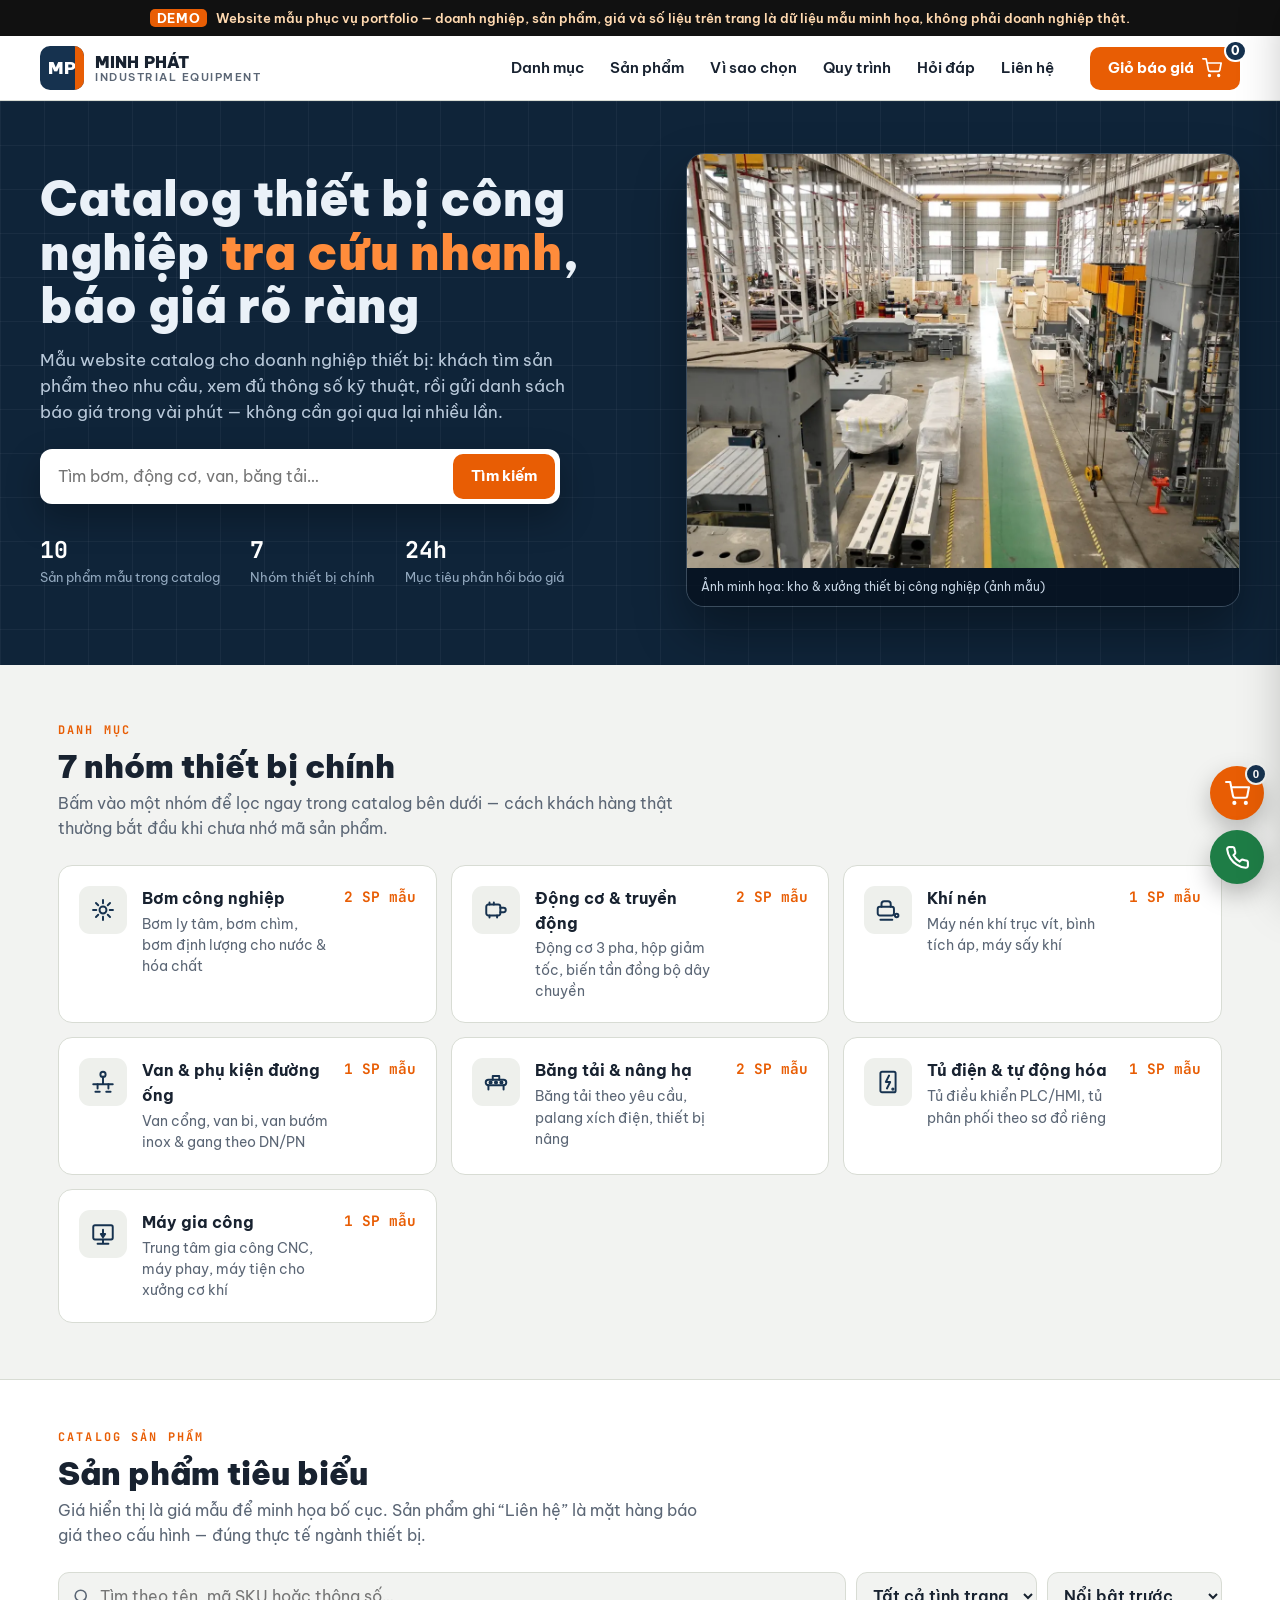
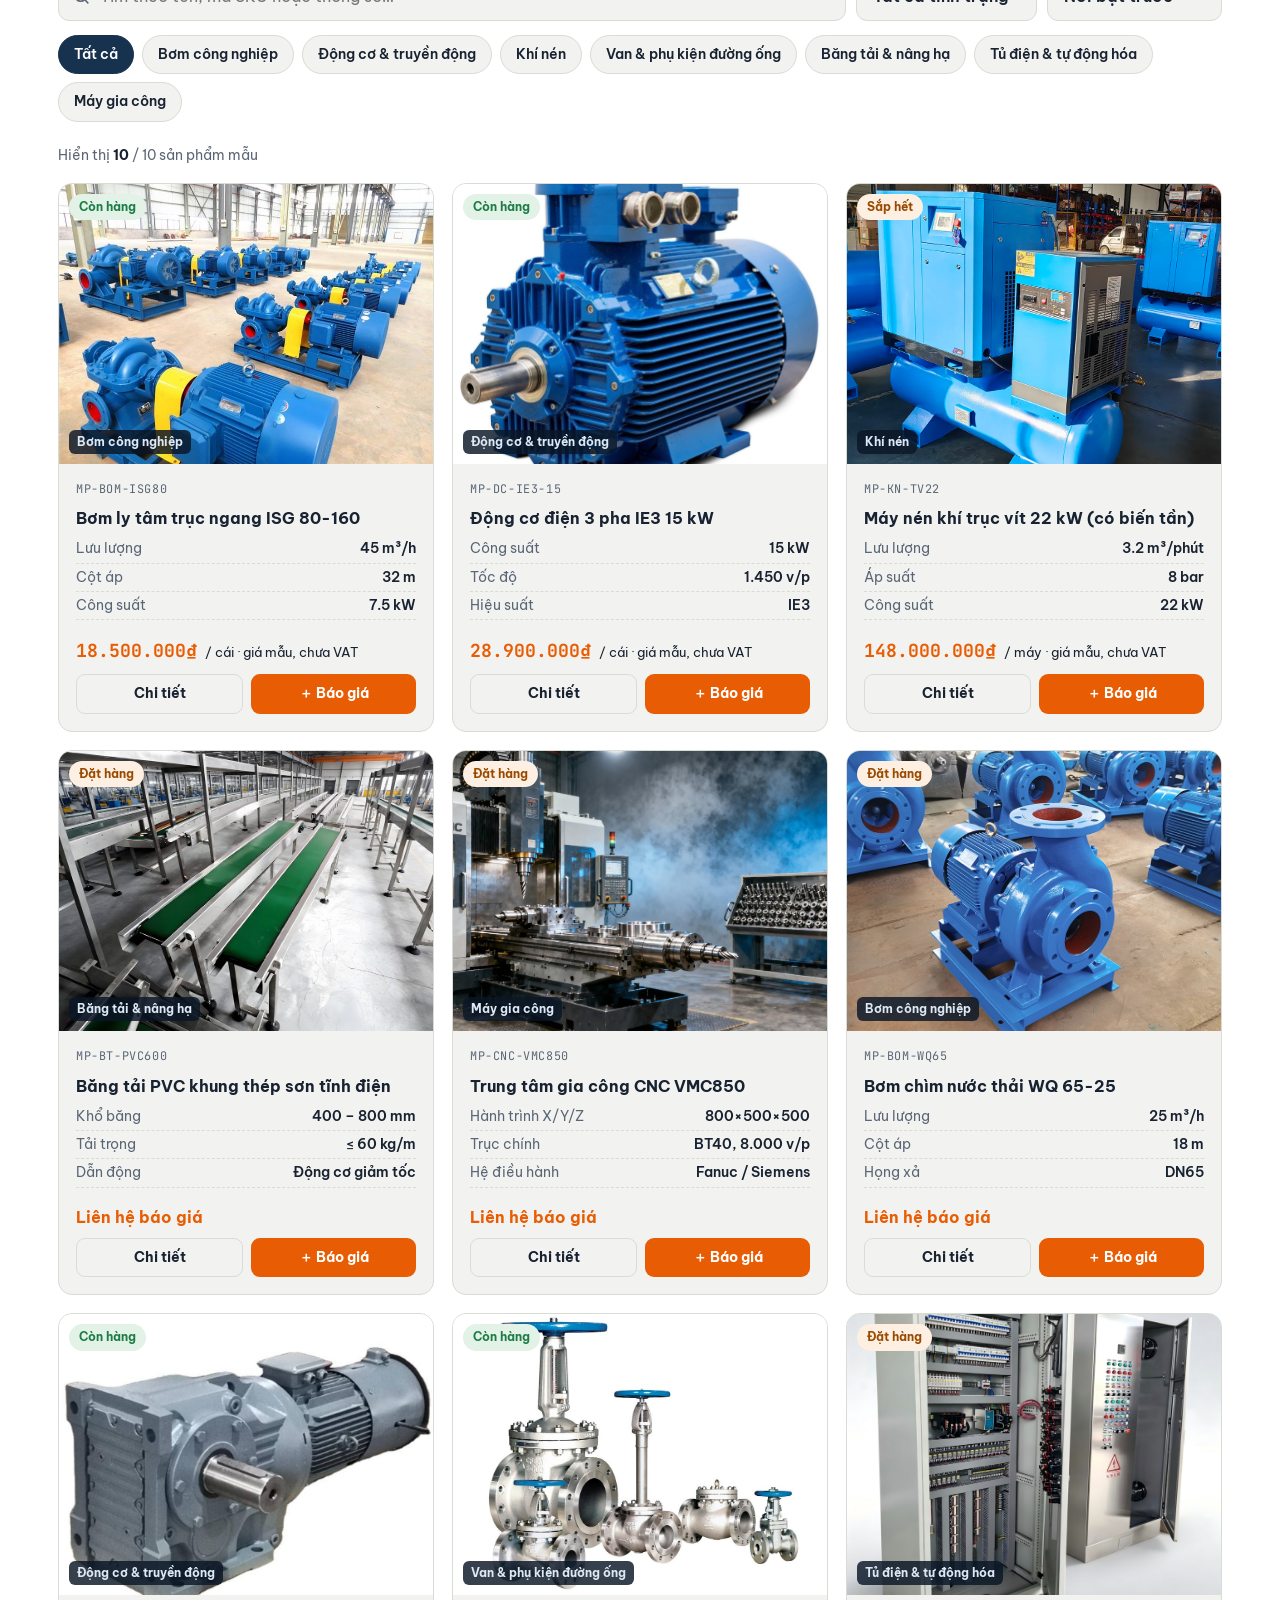
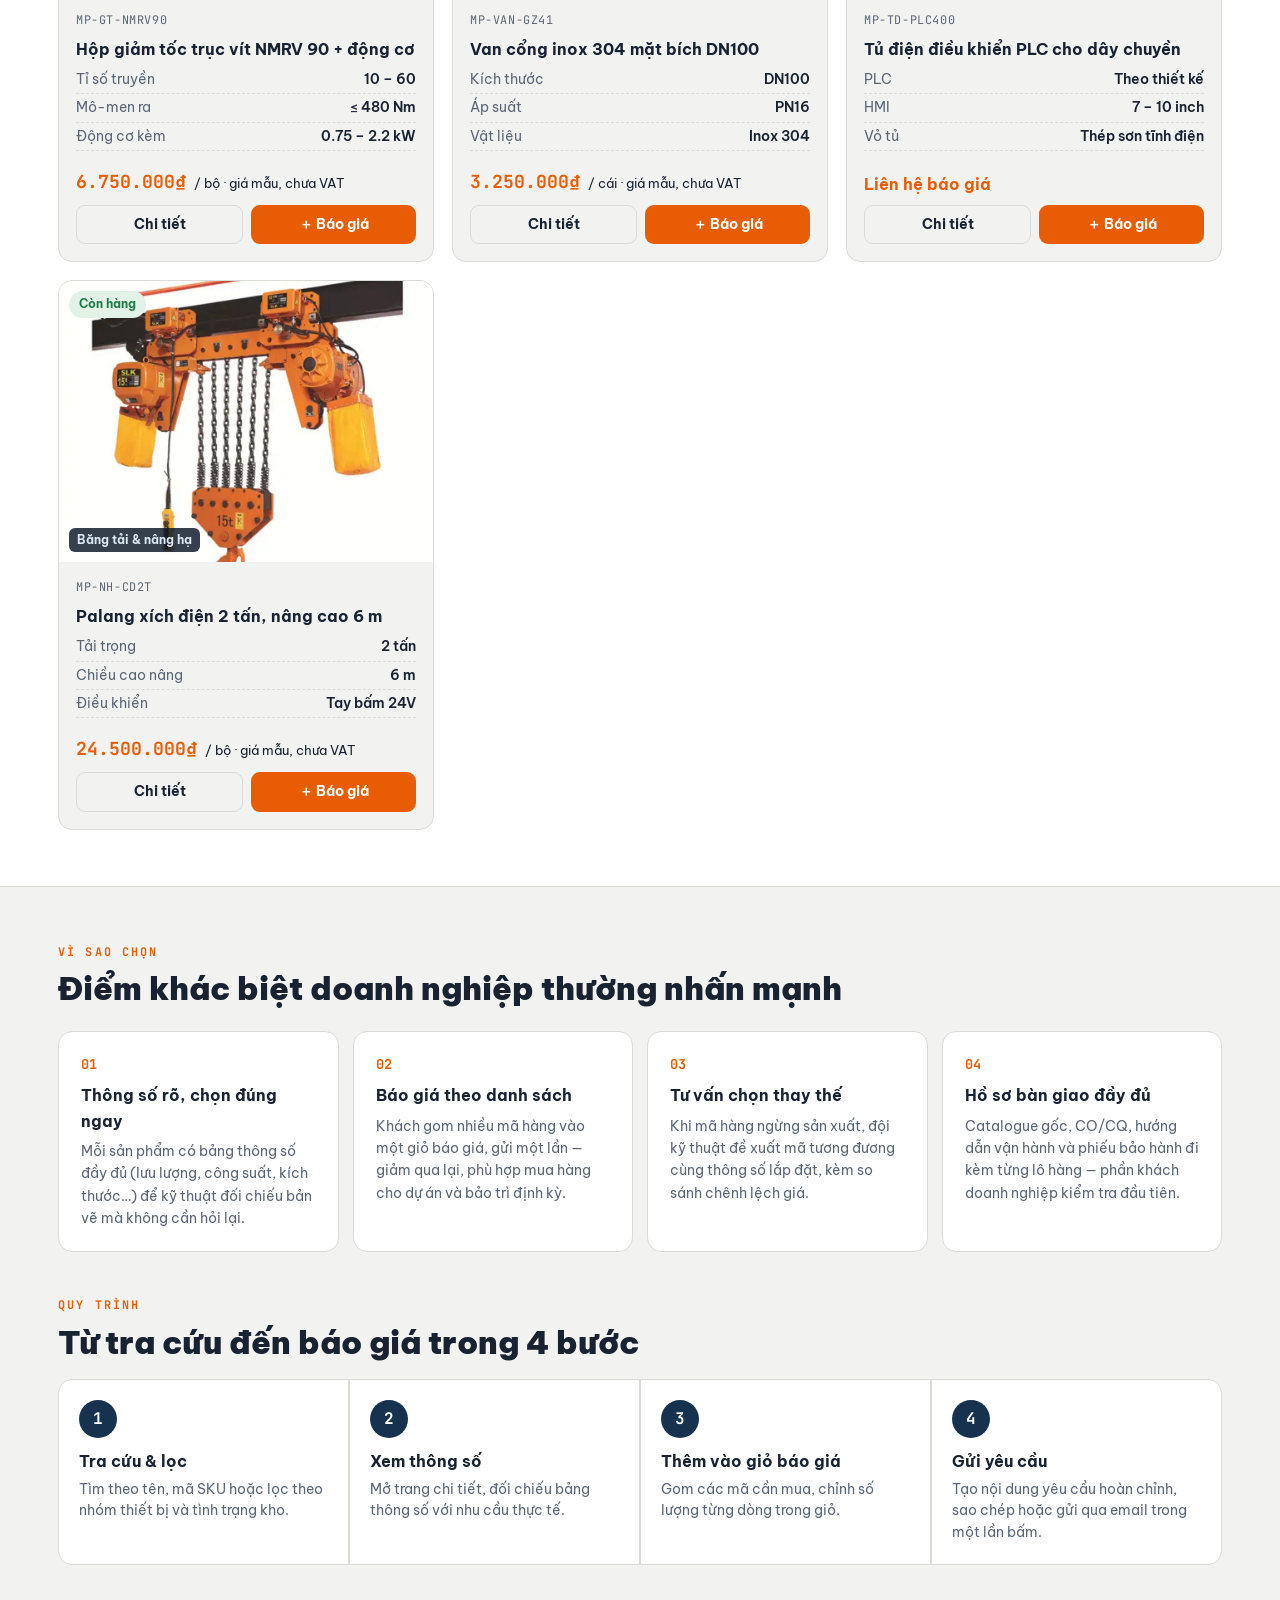
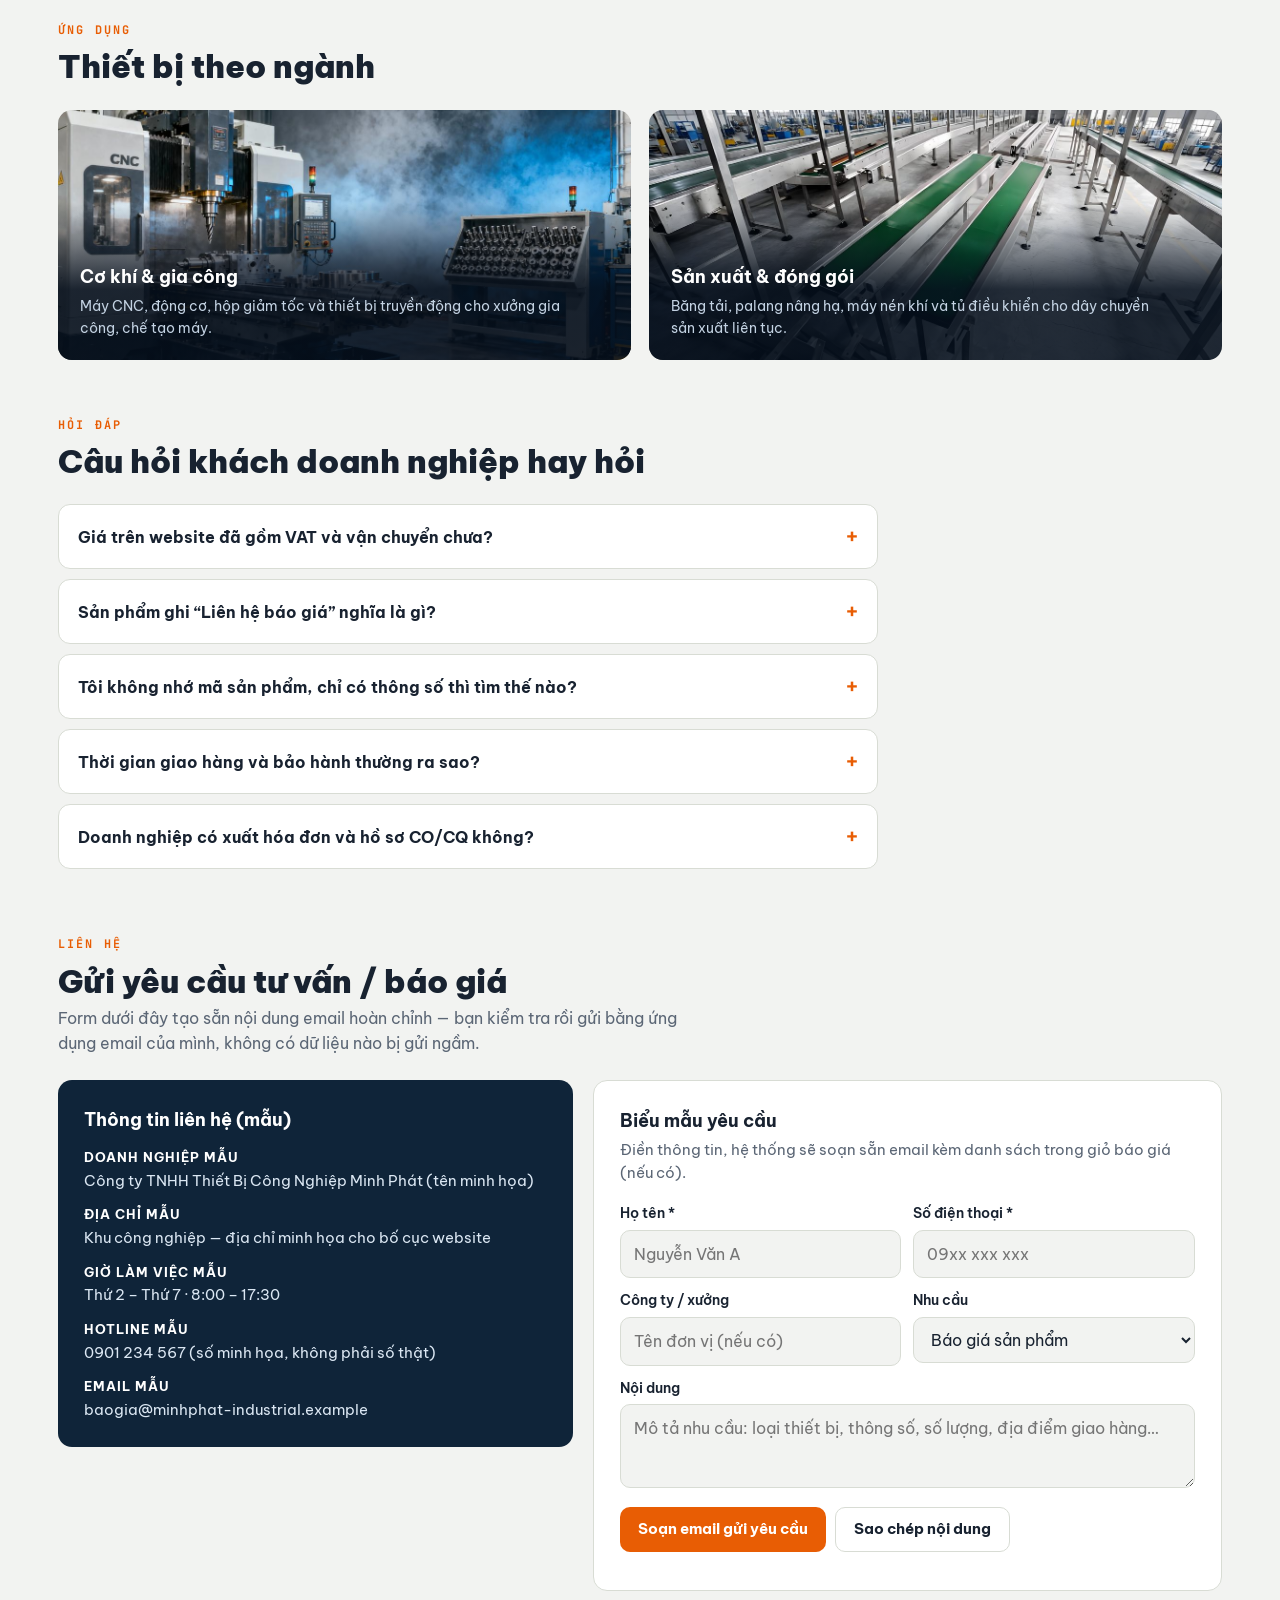
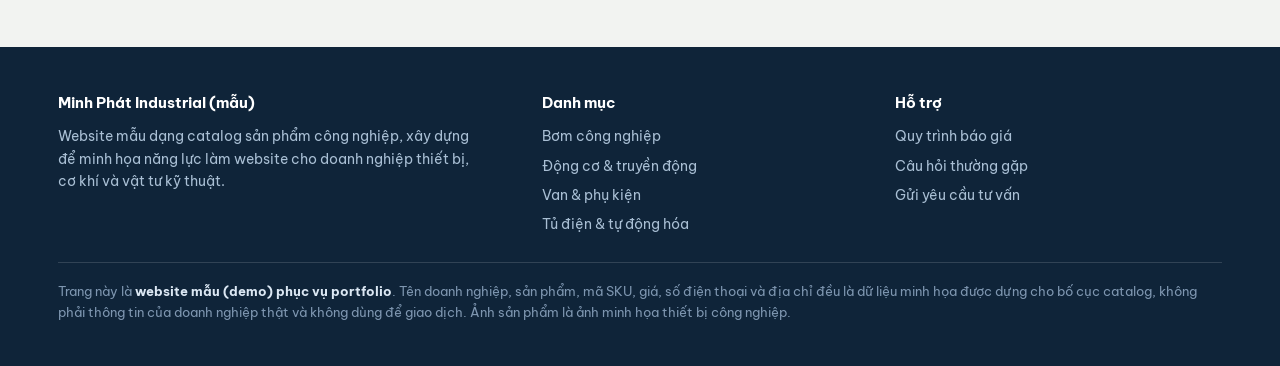
<file: website-danh-muc-san-pham/index.html>
<!doctype html>
<html lang="vi">
<head>
<meta charset="utf-8" />
<meta name="viewport" content="width=device-width, initial-scale=1, viewport-fit=cover" />
<meta name="color-scheme" content="light dark" />
<link rel="icon" href="data:," />
<title>Minh Phát Industrial — Catalog Thiết Bị Công Nghiệp (Website Mẫu)</title>
<meta name="description" content="Website mẫu dạng catalog sản phẩm công nghiệp: bơm, động cơ, van, băng tải, tủ điện — có tìm kiếm, lọc theo danh mục, xem thông số chi tiết và giỏ báo giá. Dữ liệu trên trang là dữ liệu mẫu minh họa cho portfolio." />
<link rel="preconnect" href="https://fonts.googleapis.com" />
<link rel="preconnect" href="https://fonts.gstatic.com" crossorigin />
<link href="https://fonts.googleapis.com/css2?family=Be+Vietnam+Pro:wght@400;500;600;700;800;900&family=JetBrains+Mono:wght@500;700&display=swap" rel="stylesheet" />
<link rel="stylesheet" href="style.css">
</head>
<body>

<div class="demo-bar"><b>DEMO</b> Website mẫu phục vụ portfolio — doanh nghiệp, sản phẩm, giá và số liệu trên trang là dữ liệu mẫu minh họa, không phải doanh nghiệp thật.</div>

<header class="site">
  <div class="wrap header-in">
    <a class="logo" href="#top" aria-label="Minh Phát Industrial — trang chủ mẫu">
      <span class="logo-mark">MP</span>
      <span class="logo-name">Minh Phát<small>Industrial Equipment</small></span>
    </a>
    <button class="burger" id="burger" aria-label="Mở menu" aria-expanded="false">☰</button>
    <nav class="main" id="mainNav" aria-label="Điều hướng chính">
      <a href="#danh-muc">Danh mục</a>
      <a href="#san-pham">Sản phẩm</a>
      <a href="#vi-sao">Vì sao chọn</a>
      <a href="#quy-trinh">Quy trình</a>
      <a href="#faq">Hỏi đáp</a>
      <a href="#lien-he">Liên hệ</a>
    </nav>
    <div class="header-actions">
      <button class="btn btn-accent quote-btn" id="openQuoteTop" type="button">
        <span class="hotline-txt">Giỏ báo giá</span><svg viewBox="0 0 24 24" fill="none" stroke="currentColor" stroke-width="2" stroke-linecap="round" stroke-linejoin="round" aria-hidden="true"><circle cx="9" cy="21" r="1"/><circle cx="20" cy="21" r="1"/><path d="M1 1h4l2.68 13.39a2 2 0 0 0 2 1.61h9.72a2 2 0 0 0 2-1.61L23 6H6"/></svg>
        <span class="quote-count" data-quote-count>0</span>
      </button>
    </div>
  </div>
</header>

<main id="top">

  <!-- HERO -->
  <div class="hero">
    <div class="wrap hero-in">
      <div>
        <h1>Catalog thiết bị công nghiệp <span class="hl">tra cứu nhanh</span>, báo giá rõ ràng</h1>
        <p class="lead">Mẫu website catalog cho doanh nghiệp thiết bị: khách tìm sản phẩm theo nhu cầu, xem đủ thông số kỹ thuật, rồi gửi danh sách báo giá trong vài phút — không cần gọi qua lại nhiều lần.</p>
        <form class="hero-search" id="heroSearch" role="search">
          <input type="search" id="heroSearchInput" placeholder="Tìm bơm, động cơ, van, băng tải…" aria-label="Tìm sản phẩm" />
          <button class="btn btn-accent" type="submit">Tìm kiếm</button>
        </form>
        <div class="hero-stats">
          <div><div class="num">10</div><div class="lbl">Sản phẩm mẫu trong catalog</div></div>
          <div><div class="num">7</div><div class="lbl">Nhóm thiết bị chính</div></div>
          <div><div class="num">24h</div><div class="lbl">Mục tiêu phản hồi báo giá</div></div>
        </div>
      </div>
      <figure style="margin:0">
        <div class="hero-photo">
          <img src="images/img-391d78c7.webp" alt="Bên trong nhà xưởng công nghiệp với dãy máy móc và cầu trục" />
          <figcaption>Ảnh minh họa: kho &amp; xưởng thiết bị công nghiệp (ảnh mẫu)</figcaption>
        </div>
      </figure>
    </div>
  </div>

  <!-- CATEGORIES -->
  <section id="danh-muc">
    <div class="wrap">
      <div class="sec-head">
        <div>
          <div class="kicker">Danh mục</div>
          <h2>7 nhóm thiết bị chính</h2>
          <p>Bấm vào một nhóm để lọc ngay trong catalog bên dưới — cách khách hàng thật thường bắt đầu khi chưa nhớ mã sản phẩm.</p>
        </div>
      </div>
      <div class="cat-grid" id="catGrid"></div>
    </div>
  </section>

  <!-- CATALOG -->
  <section class="catalog" id="san-pham" style="padding-top:48px">
    <div class="wrap">
      <div class="sec-head">
        <div>
          <div class="kicker">Catalog sản phẩm</div>
          <h2>Sản phẩm tiêu biểu</h2>
          <p>Giá hiển thị là giá mẫu để minh họa bố cục. Sản phẩm ghi “Liên hệ” là mặt hàng báo giá theo cấu hình — đúng thực tế ngành thiết bị.</p>
        </div>
      </div>

      <div class="toolbar">
        <div class="search-row">
          <label class="search-box">
            <svg viewBox="0 0 24 24" fill="none" stroke-width="2" stroke-linecap="round"><circle cx="11" cy="11" r="7"/><path d="m20 20-3.5-3.5"/></svg>
            <input type="search" id="searchInput" placeholder="Tìm theo tên, mã SKU hoặc thông số…" aria-label="Tìm trong catalog" />
          </label>
          <select id="stockFilter" aria-label="Lọc tình trạng kho">
            <option value="all">Tất cả tình trạng</option>
            <option value="in">Còn hàng</option>
            <option value="low">Sắp hết</option>
            <option value="order">Đặt hàng</option>
          </select>
          <select id="sortSelect" aria-label="Sắp xếp sản phẩm">
            <option value="featured">Nổi bật trước</option>
            <option value="price-asc">Giá: thấp → cao</option>
            <option value="price-desc">Giá: cao → thấp</option>
            <option value="name">Tên A → Z</option>
          </select>
        </div>
        <div class="pills" id="catPills" role="group" aria-label="Lọc theo danh mục"></div>
      </div>

      <p class="result-line" id="resultLine"></p>
      <div class="grid" id="productGrid"></div>
      <div class="empty" id="emptyState">
        <p style="font-size:1.05rem;font-weight:700;color:var(--ink)">Không tìm thấy sản phẩm phù hợp</p>
        <p>Thử bỏ bớt từ khóa hoặc chọn lại danh mục. Với website thật, đây là lúc nút “Gửi yêu cầu tư vấn” giữ khách ở lại trang.</p>
        <button class="btn btn-navy btn-sm" type="button" id="resetFilters">Xóa bộ lọc</button>
      </div>
    </div>
  </section>

  <!-- WHY -->
  <section id="vi-sao">
    <div class="wrap">
      <div class="sec-head">
        <div>
          <div class="kicker">Vì sao chọn</div>
          <h2>Điểm khác biệt doanh nghiệp thường nhấn mạnh</h2>
        </div>
      </div>
      <div class="why-grid">
        <div class="why-card"><div class="n">01</div><h3>Thông số rõ, chọn đúng ngay</h3><p>Mỗi sản phẩm có bảng thông số đầy đủ (lưu lượng, công suất, kích thước…) để kỹ thuật đối chiếu bản vẽ mà không cần hỏi lại.</p></div>
        <div class="why-card"><div class="n">02</div><h3>Báo giá theo danh sách</h3><p>Khách gom nhiều mã hàng vào một giỏ báo giá, gửi một lần — giảm qua lại, phù hợp mua hàng cho dự án và bảo trì định kỳ.</p></div>
        <div class="why-card"><div class="n">03</div><h3>Tư vấn chọn thay thế</h3><p>Khi mã hàng ngừng sản xuất, đội kỹ thuật đề xuất mã tương đương cùng thông số lắp đặt, kèm so sánh chênh lệch giá.</p></div>
        <div class="why-card"><div class="n">04</div><h3>Hồ sơ bàn giao đầy đủ</h3><p>Catalogue gốc, CO/CQ, hướng dẫn vận hành và phiếu bảo hành đi kèm từng lô hàng — phần khách doanh nghiệp kiểm tra đầu tiên.</p></div>
      </div>

      <div id="quy-trinh" style="margin-top:44px">
        <div class="sec-head" style="margin-bottom:18px">
          <div>
            <div class="kicker">Quy trình</div>
            <h2>Từ tra cứu đến báo giá trong 4 bước</h2>
          </div>
        </div>
        <div class="steps">
          <div class="step"><div class="num">1</div><h3>Tra cứu &amp; lọc</h3><p>Tìm theo tên, mã SKU hoặc lọc theo nhóm thiết bị và tình trạng kho.</p></div>
          <div class="step"><div class="num">2</div><h3>Xem thông số</h3><p>Mở trang chi tiết, đối chiếu bảng thông số với nhu cầu thực tế.</p></div>
          <div class="step"><div class="num">3</div><h3>Thêm vào giỏ báo giá</h3><p>Gom các mã cần mua, chỉnh số lượng từng dòng trong giỏ.</p></div>
          <div class="step"><div class="num">4</div><h3>Gửi yêu cầu</h3><p>Tạo nội dung yêu cầu hoàn chỉnh, sao chép hoặc gửi qua email trong một lần bấm.</p></div>
        </div>
      </div>
    </div>
  </section>

  <!-- APPLICATIONS -->
  <section style="padding-top:0">
    <div class="wrap">
      <div class="sec-head">
        <div>
          <div class="kicker">Ứng dụng</div>
          <h2>Thiết bị theo ngành</h2>
        </div>
      </div>
      <div class="app-grid">
        <article class="app-card">
          <img src="images/img-15e4a319.jpg" alt="Trung tâm gia công CNC đang cắt gọt kim loại trong nhà máy" loading="lazy" />
          <div class="overlay"><h3>Cơ khí &amp; gia công</h3><p>Máy CNC, động cơ, hộp giảm tốc và thiết bị truyền động cho xưởng gia công, chế tạo máy.</p></div>
        </article>
        <article class="app-card">
          <img src="images/img-81652fe2.jpg" alt="Hệ thống băng tải công nghiệp trong nhà xưởng sản xuất" loading="lazy" />
          <div class="overlay"><h3>Sản xuất &amp; đóng gói</h3><p>Băng tải, palang nâng hạ, máy nén khí và tủ điều khiển cho dây chuyền sản xuất liên tục.</p></div>
        </article>
      </div>
    </div>
  </section>

  <!-- FAQ -->
  <section id="faq" style="padding-top:0">
    <div class="wrap">
      <div class="sec-head">
        <div>
          <div class="kicker">Hỏi đáp</div>
          <h2>Câu hỏi khách doanh nghiệp hay hỏi</h2>
        </div>
      </div>
      <div class="faq">
        <details><summary>Giá trên website đã gồm VAT và vận chuyển chưa?</summary><div class="a">Trên website mẫu này, giá chỉ để minh họa bố cục. Với doanh nghiệp thật, mỗi báo giá cần ghi rõ: đã/chưa gồm VAT, điều kiện giao hàng và thời hạn hiệu lực của báo giá — tránh tranh cãi khi chốt đơn.</div></details>
        <details><summary>Sản phẩm ghi “Liên hệ báo giá” nghĩa là gì?</summary><div class="a">Đó là mặt hàng giá thay đổi theo cấu hình (công suất, vật liệu, phụ kiện kèm theo) hoặc theo số lượng. Khách thêm vào giỏ báo giá, đội kinh doanh sẽ báo giá chính xác theo đúng cấu hình cần mua.</div></details>
        <details><summary>Tôi không nhớ mã sản phẩm, chỉ có thông số thì tìm thế nào?</summary><div class="a">Gõ thông số vào ô tìm kiếm (ví dụ “15kW” hoặc “DN100”), catalog sẽ lọc các sản phẩm có thông số tương ứng. Nếu vẫn chưa khớp, gửi yêu cầu ở mục Liên hệ kèm ảnh tem máy cũ.</div></details>
        <details><summary>Thời gian giao hàng và bảo hành thường ra sao?</summary><div class="a">Hàng có sẵn thường giao trong vài ngày làm việc tùy khu vực; hàng đặt theo cấu hình cần xác nhận tiến độ khi báo giá. Thời hạn bảo hành theo từng dòng máy được ghi trong trang chi tiết và phiếu bàn giao.</div></details>
        <details><summary>Doanh nghiệp có xuất hóa đơn và hồ sơ CO/CQ không?</summary><div class="a">Với đơn hàng doanh nghiệp, hồ sơ thường gồm hóa đơn VAT, catalogue gốc và chứng từ CO/CQ của lô hàng. Đây là mục nên ghi rõ ngay trên website để bộ phận mua hàng yên tâm gửi yêu cầu.</div></details>
      </div>
    </div>
  </section>

  <!-- CONTACT -->
  <section id="lien-he" style="padding-top:0">
    <div class="wrap">
      <div class="sec-head">
        <div>
          <div class="kicker">Liên hệ</div>
          <h2>Gửi yêu cầu tư vấn / báo giá</h2>
          <p>Form dưới đây tạo sẵn nội dung email hoàn chỉnh — bạn kiểm tra rồi gửi bằng ứng dụng email của mình, không có dữ liệu nào bị gửi ngầm.</p>
        </div>
      </div>
      <div class="contact-grid">
        <div class="info-card">
          <h3>Thông tin liên hệ (mẫu)</h3>
          <ul>
            <li><b>Doanh nghiệp mẫu</b>Công ty TNHH Thiết Bị Công Nghiệp Minh Phát (tên minh họa)</li>
            <li><b>Địa chỉ mẫu</b>Khu công nghiệp — địa chỉ minh họa cho bố cục website</li>
            <li><b>Giờ làm việc mẫu</b>Thứ 2 – Thứ 7 · 8:00 – 17:30</li>
            <li><b>Hotline mẫu</b>0901 234 567 (số minh họa, không phải số thật)</li>
            <li><b>Email mẫu</b>baogia@minhphat-industrial.example</li>
          </ul>
        </div>
        <div class="form-card">
          <h3>Biểu mẫu yêu cầu</h3>
          <p>Điền thông tin, hệ thống sẽ soạn sẵn email kèm danh sách trong giỏ báo giá (nếu có).</p>
          <form id="contactForm">
            <div class="f-row">
              <div class="field"><label for="cfName">Họ tên *</label><input id="cfName" required placeholder="Nguyễn Văn A" /></div>
              <div class="field"><label for="cfPhone">Số điện thoại *</label><input id="cfPhone" required inputmode="tel" placeholder="09xx xxx xxx" /></div>
            </div>
            <div class="f-row">
              <div class="field"><label for="cfCompany">Công ty / xưởng</label><input id="cfCompany" placeholder="Tên đơn vị (nếu có)" /></div>
              <div class="field"><label for="cfTopic">Nhu cầu</label>
                <select id="cfTopic"><option>Báo giá sản phẩm</option><option>Tư vấn chọn thiết bị thay thế</option><option>Bảo trì / phụ tùng</option><option>Khác</option></select>
              </div>
            </div>
            <div class="field"><label for="cfMsg">Nội dung</label><textarea id="cfMsg" placeholder="Mô tả nhu cầu: loại thiết bị, thông số, số lượng, địa điểm giao hàng…"></textarea></div>
            <div class="form-actions">
              <button class="btn btn-accent" type="submit">Soạn email gửi yêu cầu</button>
              <button class="btn btn-ghost" type="button" id="copyContact">Sao chép nội dung</button>
            </div>
            <p id="contactStatus" style="margin:12px 0 0;color:var(--muted);font-size:.88rem" role="status"></p>
          </form>
        </div>
      </div>
    </div>
  </section>
</main>

<footer>
  <div class="wrap">
    <div class="cols">
      <div>
        <h4>Minh Phát Industrial (mẫu)</h4>
        <p style="margin:0;max-width:26rem">Website mẫu dạng catalog sản phẩm công nghiệp, xây dựng để minh họa năng lực làm website cho doanh nghiệp thiết bị, cơ khí và vật tư kỹ thuật.</p>
      </div>
      <div>
        <h4>Danh mục</h4>
        <ul>
          <li><a href="#san-pham" data-foot-cat="bom">Bơm công nghiệp</a></li>
          <li><a href="#san-pham" data-foot-cat="dong-co">Động cơ &amp; truyền động</a></li>
          <li><a href="#san-pham" data-foot-cat="van">Van &amp; phụ kiện</a></li>
          <li><a href="#san-pham" data-foot-cat="tu-dien">Tủ điện &amp; tự động hóa</a></li>
        </ul>
      </div>
      <div>
        <h4>Hỗ trợ</h4>
        <ul>
          <li><a href="#quy-trinh">Quy trình báo giá</a></li>
          <li><a href="#faq">Câu hỏi thường gặp</a></li>
          <li><a href="#lien-he">Gửi yêu cầu tư vấn</a></li>
        </ul>
      </div>
    </div>
    <p class="foot-note">Trang này là <b style="color:#dbe7f3">website mẫu (demo) phục vụ portfolio</b>. Tên doanh nghiệp, sản phẩm, mã SKU, giá, số điện thoại và địa chỉ đều là dữ liệu minh họa được dựng cho bố cục catalog, không phải thông tin của doanh nghiệp thật và không dùng để giao dịch. Ảnh sản phẩm là ảnh minh họa thiết bị công nghiệp.</p>
  </div>
</footer>

<!-- Floating -->
<div class="float-btns">
  <button class="float-quote" id="openQuoteFloat" type="button" aria-label="Mở giỏ báo giá">
    <svg viewBox="0 0 24 24" fill="none" stroke="currentColor" stroke-width="2" stroke-linecap="round" stroke-linejoin="round"><circle cx="9" cy="21" r="1"/><circle cx="20" cy="21" r="1"/><path d="M1 1h4l2.68 13.39a2 2 0 0 0 2 1.61h9.72a2 2 0 0 0 2-1.61L23 6H6"/></svg>
    <span class="quote-count" data-quote-count>0</span>
  </button>
  <a class="float-call" href="tel:0901234567" aria-label="Gọi hotline mẫu 0901 234 567">
    <svg viewBox="0 0 24 24" fill="none" stroke="currentColor" stroke-width="2" stroke-linecap="round" stroke-linejoin="round"><path d="M22 16.9v3a2 2 0 0 1-2.2 2 19.8 19.8 0 0 1-8.6-3.1 19.5 19.5 0 0 1-6-6A19.8 19.8 0 0 1 2.1 4.2 2 2 0 0 1 4.1 2h3a2 2 0 0 1 2 1.7c.13.96.36 1.9.7 2.8a2 2 0 0 1-.45 2.1L8.1 9.9a16 16 0 0 0 6 6l1.3-1.3a2 2 0 0 1 2.1-.45c.9.34 1.84.57 2.8.7A2 2 0 0 1 22 16.9z"/></svg>
  </a>
</div>

<!-- Quote drawer -->
<div class="drawer-backdrop" id="drawerBackdrop"></div>
<aside class="drawer" id="quoteDrawer" aria-label="Giỏ báo giá">
  <div class="drawer-head">
    <h3>Giỏ báo giá <span class="mono" style="color:var(--accent)" id="drawerCount"></span></h3>
    <button class="drawer-close" id="closeQuote" type="button" aria-label="Đóng giỏ báo giá">✕</button>
  </div>
  <div class="drawer-body" id="quoteItems"></div>
  <div class="drawer-foot">
    <button class="btn btn-accent" type="button" id="quoteToForm">Dùng danh sách này trong form liên hệ</button>
    <button class="btn btn-ghost" type="button" id="copyQuote">Sao chép danh sách báo giá</button>
    <p class="note">Giỏ chỉ lưu tạm trong phiên xem trang này. Nút trên sẽ điền sẵn danh sách vào biểu mẫu liên hệ để bạn soạn email gửi đi.</p>
  </div>
</aside>

<!-- Product modal -->
<div class="modal-backdrop" id="modalBackdrop" role="dialog" aria-modal="true" aria-label="Chi tiết sản phẩm">
  <div class="modal">
    <div class="modal-close-row"><button class="drawer-close" id="closeModal" type="button" aria-label="Đóng chi tiết">✕</button></div>
    <div class="modal-in" id="modalContent"></div>
  </div>
</div>

<div class="toast" id="toast" role="status"></div>
<script src="script.js"></script>
</body>
</html>
</file>
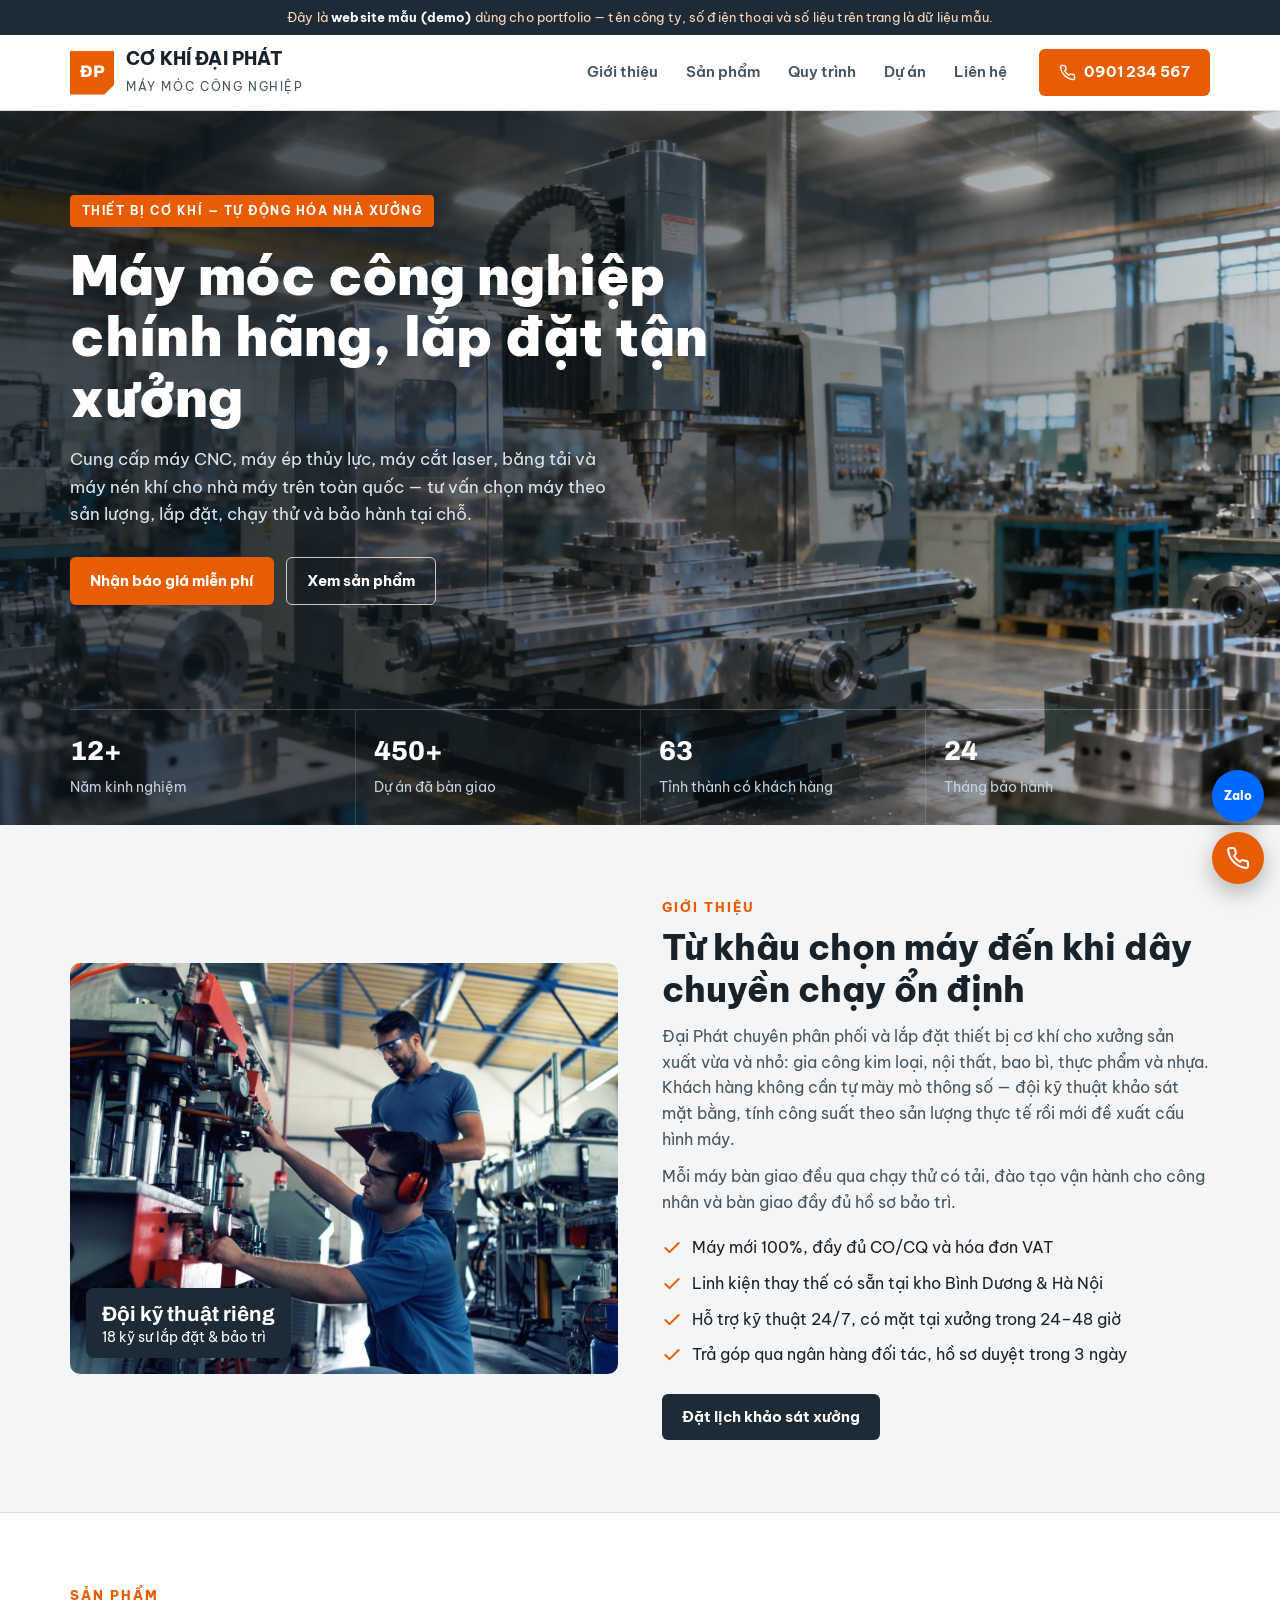
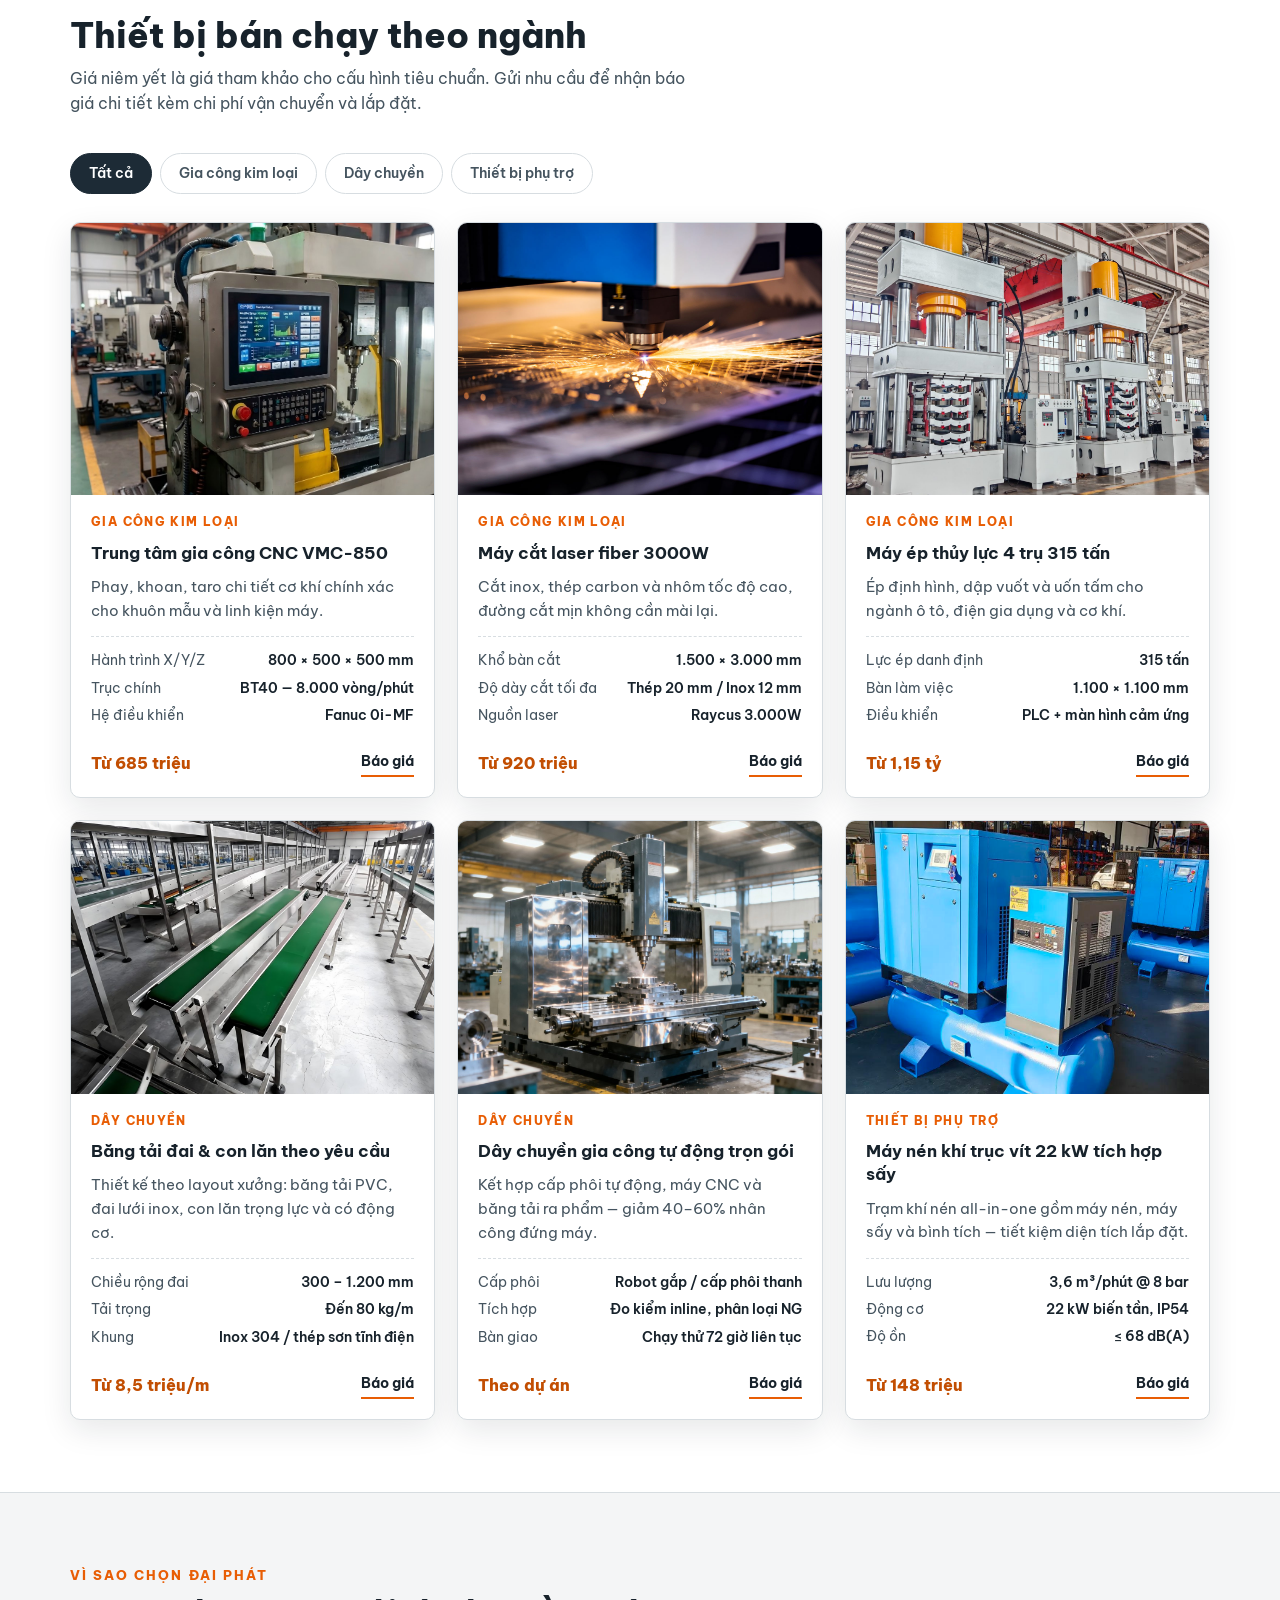
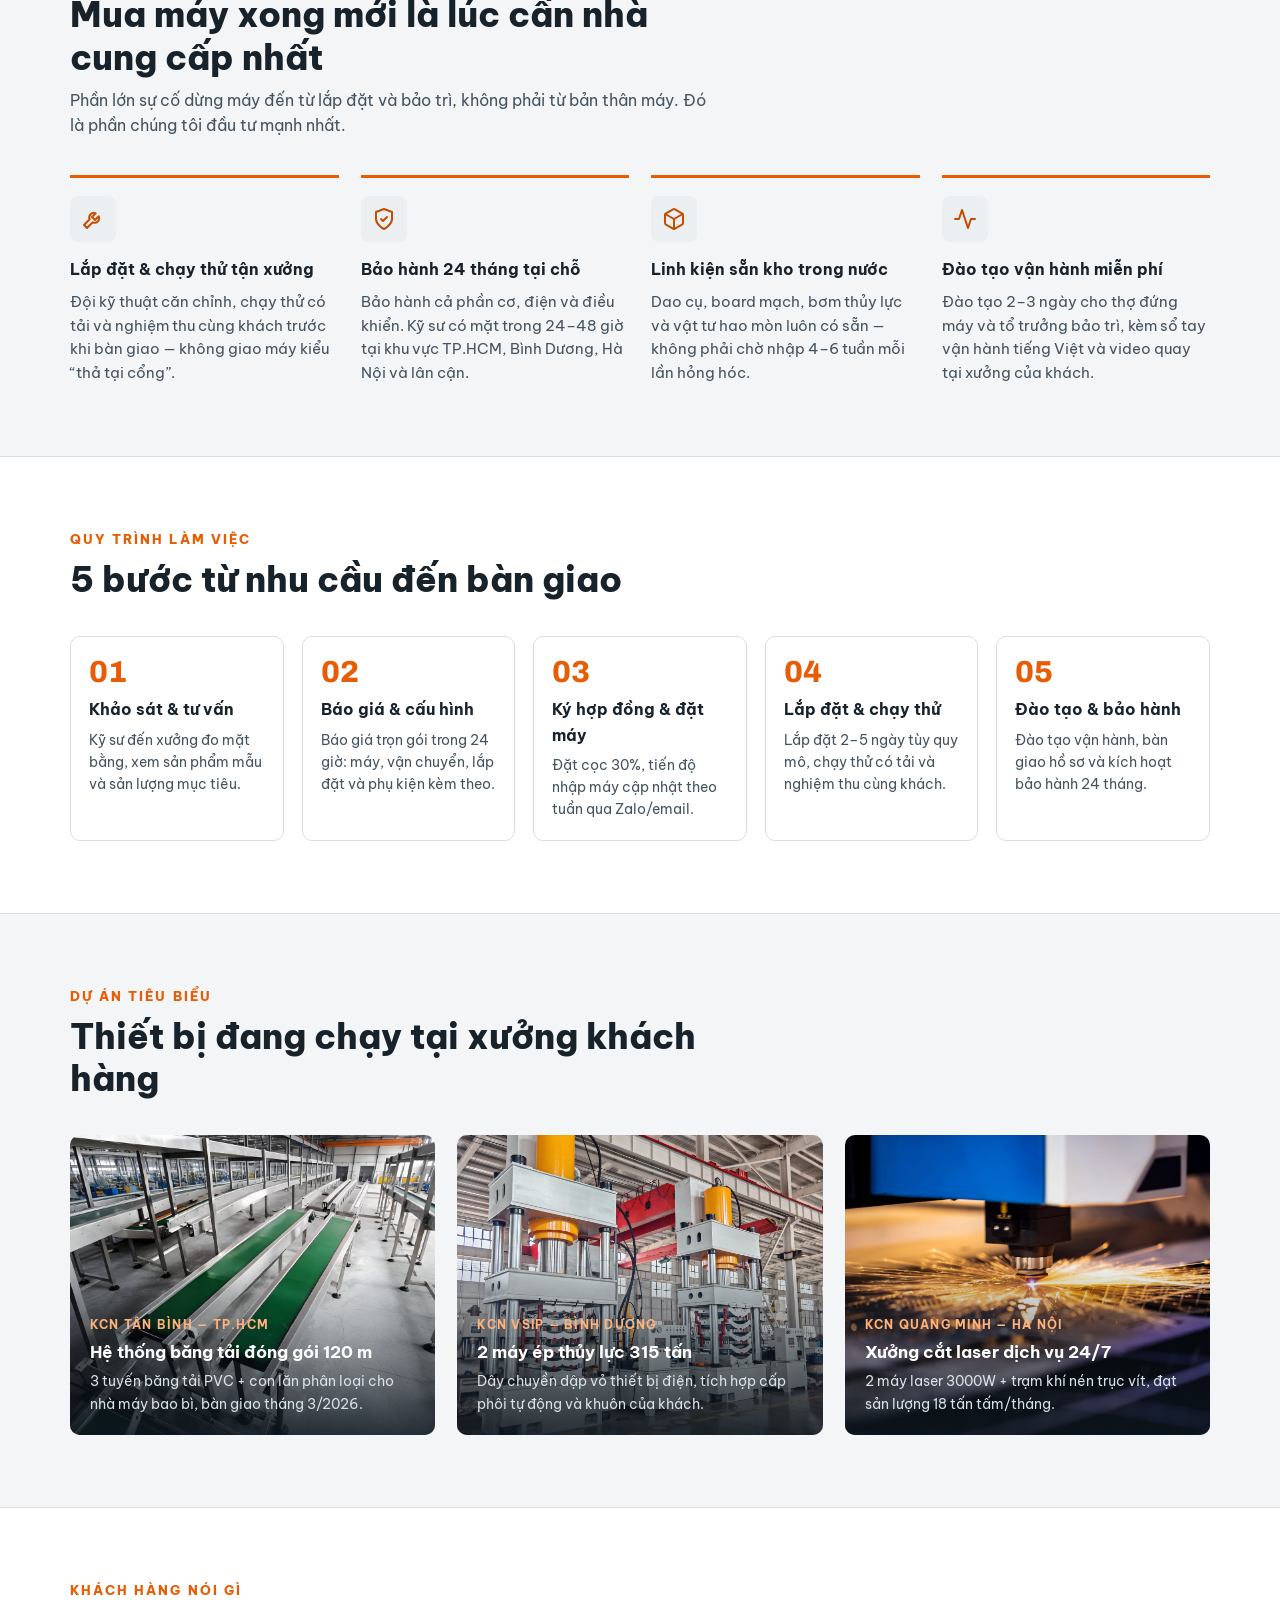
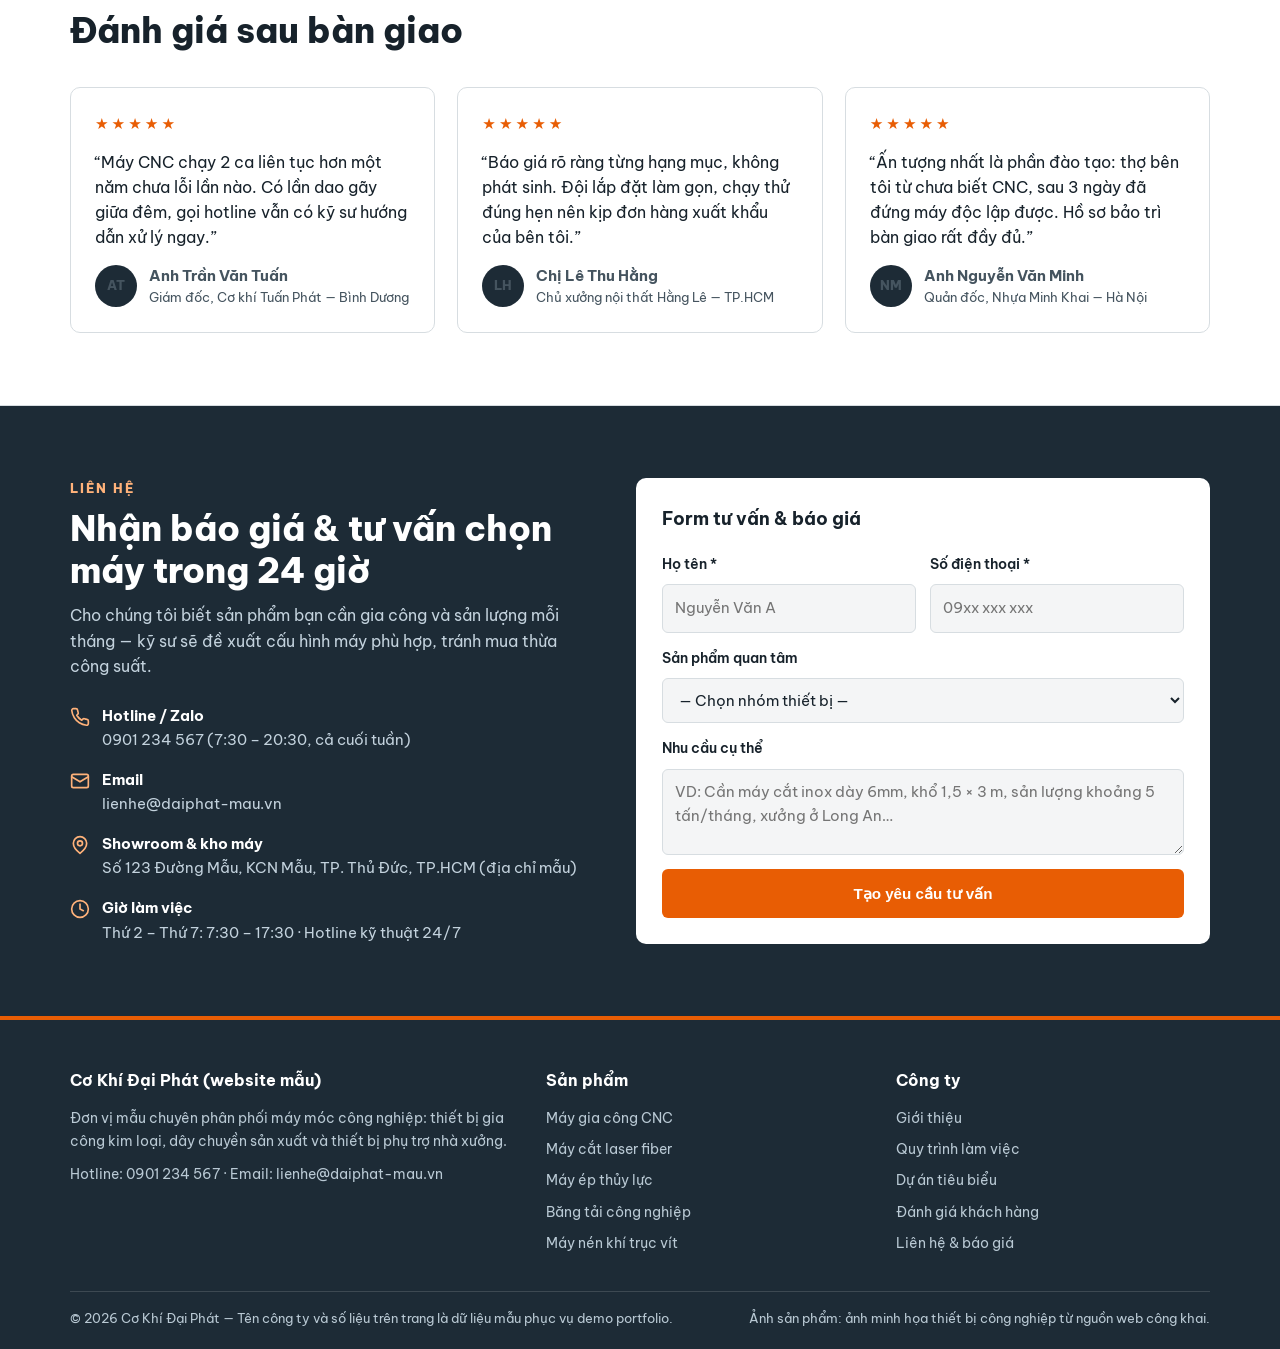
<file: website-gioi-thieu-may-moc/index.html>
<!doctype html>
<html lang="vi">
  <head>
    <meta charset="utf-8" />
    <meta name="viewport" content="width=device-width, initial-scale=1, viewport-fit=cover" />
    <meta name="color-scheme" content="light dark" />
    <meta name="description" content="Website mẫu giới thiệu công ty máy móc công nghiệp: máy CNC, máy ép thủy lực, máy cắt laser, băng tải và máy nén khí. Bản demo dùng cho portfolio thiết kế web." />
    <link rel="icon" href="data:," />
    <title>Cơ Khí Đại Phát — Máy Móc Công Nghiệp | Website Mẫu</title>
    <link rel="preconnect" href="https://fonts.googleapis.com" />
    <link rel="preconnect" href="https://fonts.gstatic.com" crossorigin />
    <link href="https://fonts.googleapis.com/css2?family=Be+Vietnam+Pro:wght@400;500;600;700;800;900&family=Archivo:wght@600;700;800&display=swap" rel="stylesheet" />
    <link rel="stylesheet" href="style.css">
  </head>
  <body>
    <div class="demo-strip">Đây là <strong>website mẫu (demo)</strong> dùng cho portfolio — tên công ty, số điện thoại và số liệu trên trang là dữ liệu mẫu.</div>

    <header class="site">
      <div class="wrap header-in">
        <a class="brand" href="#top" aria-label="Cơ Khí Đại Phát — trang chủ">
          <span class="brand-mark">ĐP</span>
          <span>
            <span class="brand-name">Cơ Khí Đại Phát</span><br />
            <span class="brand-sub">Máy móc công nghiệp</span>
          </span>
        </a>
        <nav class="main" id="mainNav" aria-label="Điều hướng chính">
          <a href="#gioi-thieu">Giới thiệu</a>
          <a href="#san-pham">Sản phẩm</a>
          <a href="#quy-trinh">Quy trình</a>
          <a href="#du-an">Dự án</a>
          <a href="#lien-he">Liên hệ</a>
        </nav>
        <a class="btn btn-accent header-call" href="tel:0901234567">
          <svg width="17" height="17" viewBox="0 0 24 24" fill="none" stroke="currentColor" stroke-width="2" stroke-linecap="round" stroke-linejoin="round" aria-hidden="true"><path d="M22 16.92v3a2 2 0 0 1-2.18 2 19.79 19.79 0 0 1-8.63-3.07 19.5 19.5 0 0 1-6-6 19.79 19.79 0 0 1-3.07-8.67A2 2 0 0 1 4.11 2h3a2 2 0 0 1 2 1.72c.127.96.361 1.903.7 2.81a2 2 0 0 1-.45 2.11L8.09 9.91a16 16 0 0 0 6 6l1.27-1.27a2 2 0 0 1 2.11-.45c.907.339 1.85.573 2.81.7A2 2 0 0 1 22 16.92z"/></svg>
          0901 234 567
        </a>
        <button class="nav-toggle" id="navToggle" aria-label="Mở menu" aria-expanded="false" aria-controls="mainNav">
          <svg viewBox="0 0 24 24" fill="none" stroke-width="2" stroke-linecap="round"><path d="M4 7h16M4 12h16M4 17h16"/></svg>
        </button>
      </div>
    </header>

    <main id="top">
      <!-- HERO -->
      <div class="hero">
        <img class="bg" src="images/img-743ff0b2.jpg" alt="Trung tâm gia công CNC đang vận hành trong nhà xưởng cơ khí" />
        <div class="wrap">
          <div class="hero-in">
            <span class="tag">Thiết bị cơ khí — Tự động hóa nhà xưởng</span>
            <h1>Máy móc công nghiệp chính hãng, lắp đặt tận xưởng</h1>
            <p class="lead">Cung cấp máy CNC, máy ép thủy lực, máy cắt laser, băng tải và máy nén khí cho nhà máy trên toàn quốc — tư vấn chọn máy theo sản lượng, lắp đặt, chạy thử và bảo hành tại chỗ.</p>
            <div class="hero-cta">
              <a class="btn btn-accent" href="#lien-he">Nhận báo giá miễn phí</a>
              <a class="btn btn-ghost" href="#san-pham">Xem sản phẩm</a>
            </div>
          </div>
          <div class="hero-stats" aria-label="Số liệu nổi bật">
            <div><b>12+</b><span>Năm kinh nghiệm</span></div>
            <div><b>450+</b><span>Dự án đã bàn giao</span></div>
            <div><b>63</b><span>Tỉnh thành có khách hàng</span></div>
            <div><b>24</b><span>Tháng bảo hành</span></div>
          </div>
        </div>
      </div>

      <!-- GIỚI THIỆU -->
      <section id="gioi-thieu">
        <div class="wrap about-grid">
          <figure>
            <img src="images/img-341f7b23.jpg" alt="Kỹ sư Đại Phát kiểm tra và hiệu chỉnh máy trong nhà xưởng khách hàng" />
            <figcaption class="about-badge"><b>Đội kỹ thuật riêng</b>18 kỹ sư lắp đặt &amp; bảo trì</figcaption>
          </figure>
          <div>
            <p class="sec-head kicker" style="color:var(--accent);font-weight:800;font-size:.8rem;letter-spacing:.16em;text-transform:uppercase;margin:0 0 8px;">Giới thiệu</p>
            <h2>Từ khâu chọn máy đến khi dây chuyền chạy ổn định</h2>
            <p>Đại Phát chuyên phân phối và lắp đặt thiết bị cơ khí cho xưởng sản xuất vừa và nhỏ: gia công kim loại, nội thất, bao bì, thực phẩm và nhựa. Khách hàng không cần tự mày mò thông số — đội kỹ thuật khảo sát mặt bằng, tính công suất theo sản lượng thực tế rồi mới đề xuất cấu hình máy.</p>
            <p>Mỗi máy bàn giao đều qua chạy thử có tải, đào tạo vận hành cho công nhân và bàn giao đầy đủ hồ sơ bảo trì.</p>
            <ul class="check-list">
              <li><svg viewBox="0 0 24 24" fill="none" stroke="#e85d04" stroke-width="2.4" stroke-linecap="round" stroke-linejoin="round"><path d="M20 6 9 17l-5-5"/></svg><span>Máy mới 100%, đầy đủ CO/CQ và hóa đơn VAT</span></li>
              <li><svg viewBox="0 0 24 24" fill="none" stroke="#e85d04" stroke-width="2.4" stroke-linecap="round" stroke-linejoin="round"><path d="M20 6 9 17l-5-5"/></svg><span>Linh kiện thay thế có sẵn tại kho Bình Dương &amp; Hà Nội</span></li>
              <li><svg viewBox="0 0 24 24" fill="none" stroke="#e85d04" stroke-width="2.4" stroke-linecap="round" stroke-linejoin="round"><path d="M20 6 9 17l-5-5"/></svg><span>Hỗ trợ kỹ thuật 24/7, có mặt tại xưởng trong 24–48 giờ</span></li>
              <li><svg viewBox="0 0 24 24" fill="none" stroke="#e85d04" stroke-width="2.4" stroke-linecap="round" stroke-linejoin="round"><path d="M20 6 9 17l-5-5"/></svg><span>Trả góp qua ngân hàng đối tác, hồ sơ duyệt trong 3 ngày</span></li>
            </ul>
            <a class="btn btn-dark" href="#lien-he">Đặt lịch khảo sát xưởng</a>
          </div>
        </div>
      </section>

      <!-- SẢN PHẨM -->
      <section class="alt" id="san-pham">
        <div class="wrap">
          <div class="sec-head">
            <p class="kicker">Sản phẩm</p>
            <h2>Thiết bị bán chạy theo ngành</h2>
            <p>Giá niêm yết là giá tham khảo cho cấu hình tiêu chuẩn. Gửi nhu cầu để nhận báo giá chi tiết kèm chi phí vận chuyển và lắp đặt.</p>
          </div>
          <div class="filters" role="group" aria-label="Lọc sản phẩm theo nhóm">
            <button type="button" data-filter="all" aria-pressed="true">Tất cả</button>
            <button type="button" data-filter="gia-cong" aria-pressed="false">Gia công kim loại</button>
            <button type="button" data-filter="day-chuyen" aria-pressed="false">Dây chuyền</button>
            <button type="button" data-filter="phu-tro" aria-pressed="false">Thiết bị phụ trợ</button>
          </div>
          <div class="prod-grid" id="prodGrid">
            <article class="prod" data-cat="gia-cong">
              <img src="images/img-6f7dcbb6.jpg" alt="Trung tâm gia công CNC 3 trục với màn hình điều khiển cảm ứng" />
              <div class="prod-body">
                <span class="prod-cat">Gia công kim loại</span>
                <h3>Trung tâm gia công CNC VMC-850</h3>
                <p>Phay, khoan, taro chi tiết cơ khí chính xác cho khuôn mẫu và linh kiện máy.</p>
                <ul class="spec">
                  <li><span>Hành trình X/Y/Z</span><span>800 × 500 × 500 mm</span></li>
                  <li><span>Trục chính</span><span>BT40 — 8.000 vòng/phút</span></li>
                  <li><span>Hệ điều khiển</span><span>Fanuc 0i-MF</span></li>
                </ul>
                <div class="prod-foot"><span class="price">Từ 685 triệu</span><a href="#lien-he" data-product="Trung tâm gia công CNC VMC-850">Báo giá</a></div>
              </div>
            </article>
            <article class="prod" data-cat="gia-cong">
              <img src="images/img-0d82abfc.jpg" alt="Máy cắt laser fiber đang cắt tấm kim loại, tia lửa bắn sáng" />
              <div class="prod-body">
                <span class="prod-cat">Gia công kim loại</span>
                <h3>Máy cắt laser fiber 3000W</h3>
                <p>Cắt inox, thép carbon và nhôm tốc độ cao, đường cắt mịn không cần mài lại.</p>
                <ul class="spec">
                  <li><span>Khổ bàn cắt</span><span>1.500 × 3.000 mm</span></li>
                  <li><span>Độ dày cắt tối đa</span><span>Thép 20 mm / Inox 12 mm</span></li>
                  <li><span>Nguồn laser</span><span>Raycus 3.000W</span></li>
                </ul>
                <div class="prod-foot"><span class="price">Từ 920 triệu</span><a href="#lien-he" data-product="Máy cắt laser fiber 3000W">Báo giá</a></div>
              </div>
            </article>
            <article class="prod" data-cat="gia-cong">
              <img src="images/img-c6cfca40.jpg" alt="Máy ép thủy lực bốn trụ cỡ lớn đặt trong nhà xưởng" />
              <div class="prod-body">
                <span class="prod-cat">Gia công kim loại</span>
                <h3>Máy ép thủy lực 4 trụ 315 tấn</h3>
                <p>Ép định hình, dập vuốt và uốn tấm cho ngành ô tô, điện gia dụng và cơ khí.</p>
                <ul class="spec">
                  <li><span>Lực ép danh định</span><span>315 tấn</span></li>
                  <li><span>Bàn làm việc</span><span>1.100 × 1.100 mm</span></li>
                  <li><span>Điều khiển</span><span>PLC + màn hình cảm ứng</span></li>
                </ul>
                <div class="prod-foot"><span class="price">Từ 1,15 tỷ</span><a href="#lien-he" data-product="Máy ép thủy lực 4 trụ 315 tấn">Báo giá</a></div>
              </div>
            </article>
            <article class="prod" data-cat="day-chuyen">
              <img src="images/img-4bd8e120.jpg" alt="Hệ thống băng tải đai xanh chạy dọc nhà xưởng sản xuất" />
              <div class="prod-body">
                <span class="prod-cat">Dây chuyền</span>
                <h3>Băng tải đai &amp; con lăn theo yêu cầu</h3>
                <p>Thiết kế theo layout xưởng: băng tải PVC, đai lưới inox, con lăn trọng lực và có động cơ.</p>
                <ul class="spec">
                  <li><span>Chiều rộng đai</span><span>300 – 1.200 mm</span></li>
                  <li><span>Tải trọng</span><span>Đến 80 kg/m</span></li>
                  <li><span>Khung</span><span>Inox 304 / thép sơn tĩnh điện</span></li>
                </ul>
                <div class="prod-foot"><span class="price">Từ 8,5 triệu/m</span><a href="#lien-he" data-product="Băng tải đai & con lăn theo yêu cầu">Báo giá</a></div>
              </div>
            </article>
            <article class="prod" data-cat="day-chuyen">
              <img src="images/img-743ff0b2.jpg" alt="Dãy máy gia công CNC xếp hàng trong nhà xưởng hiện đại" />
              <div class="prod-body">
                <span class="prod-cat">Dây chuyền</span>
                <h3>Dây chuyền gia công tự động trọn gói</h3>
                <p>Kết hợp cấp phôi tự động, máy CNC và băng tải ra phẩm — giảm 40–60% nhân công đứng máy.</p>
                <ul class="spec">
                  <li><span>Cấp phôi</span><span>Robot gắp / cấp phôi thanh</span></li>
                  <li><span>Tích hợp</span><span>Đo kiểm inline, phân loại NG</span></li>
                  <li><span>Bàn giao</span><span>Chạy thử 72 giờ liên tục</span></li>
                </ul>
                <div class="prod-foot"><span class="price">Theo dự án</span><a href="#lien-he" data-product="Dây chuyền gia công tự động trọn gói">Báo giá</a></div>
              </div>
            </article>
            <article class="prod" data-cat="phu-tro">
              <img src="images/img-eb358da5.jpg" alt="Máy nén khí trục vít màu xanh dương kèm bình tích áp trong kho" />
              <div class="prod-body">
                <span class="prod-cat">Thiết bị phụ trợ</span>
                <h3>Máy nén khí trục vít 22 kW tích hợp sấy</h3>
                <p>Trạm khí nén all-in-one gồm máy nén, máy sấy và bình tích — tiết kiệm diện tích lắp đặt.</p>
                <ul class="spec">
                  <li><span>Lưu lượng</span><span>3,6 m³/phút @ 8 bar</span></li>
                  <li><span>Động cơ</span><span>22 kW biến tần, IP54</span></li>
                  <li><span>Độ ồn</span><span>≤ 68 dB(A)</span></li>
                </ul>
                <div class="prod-foot"><span class="price">Từ 148 triệu</span><a href="#lien-he" data-product="Máy nén khí trục vít 22 kW tích hợp sấy">Báo giá</a></div>
              </div>
            </article>
          </div>
        </div>
      </section>

      <!-- VÌ SAO CHỌN -->
      <section id="vi-sao">
        <div class="wrap">
          <div class="sec-head">
            <p class="kicker">Vì sao chọn Đại Phát</p>
            <h2>Mua máy xong mới là lúc cần nhà cung cấp nhất</h2>
            <p>Phần lớn sự cố dừng máy đến từ lắp đặt và bảo trì, không phải từ bản thân máy. Đó là phần chúng tôi đầu tư mạnh nhất.</p>
          </div>
          <div class="why-grid">
            <div class="why">
              <div class="ic"><svg viewBox="0 0 24 24" fill="none" stroke-width="2" stroke-linecap="round" stroke-linejoin="round"><path d="M14.7 6.3a4.5 4.5 0 0 0-6 6L3 18l3 3 5.7-5.7a4.5 4.5 0 0 0 6-6L14 13l-3-3 3.7-3.7z"/></svg></div>
              <h3>Lắp đặt &amp; chạy thử tận xưởng</h3>
              <p>Đội kỹ thuật căn chỉnh, chạy thử có tải và nghiệm thu cùng khách trước khi bàn giao — không giao máy kiểu “thả tại cổng”.</p>
            </div>
            <div class="why">
              <div class="ic"><svg viewBox="0 0 24 24" fill="none" stroke-width="2" stroke-linecap="round" stroke-linejoin="round"><path d="M12 22s8-4 8-10V5l-8-3-8 3v7c0 6 8 10 8 10z"/><path d="m9 12 2 2 4-4"/></svg></div>
              <h3>Bảo hành 24 tháng tại chỗ</h3>
              <p>Bảo hành cả phần cơ, điện và điều khiển. Kỹ sư có mặt trong 24–48 giờ tại khu vực TP.HCM, Bình Dương, Hà Nội và lân cận.</p>
            </div>
            <div class="why">
              <div class="ic"><svg viewBox="0 0 24 24" fill="none" stroke-width="2" stroke-linecap="round" stroke-linejoin="round"><path d="M21 8a2 2 0 0 0-1-1.73l-7-4a2 2 0 0 0-2 0l-7 4A2 2 0 0 0 3 8v8a2 2 0 0 0 1 1.73l7 4a2 2 0 0 0 2 0l7-4A2 2 0 0 0 21 16z"/><path d="m3.3 7 8.7 5 8.7-5"/><path d="M12 22V12"/></svg></div>
              <h3>Linh kiện sẵn kho trong nước</h3>
              <p>Dao cụ, board mạch, bơm thủy lực và vật tư hao mòn luôn có sẵn — không phải chờ nhập 4–6 tuần mỗi lần hỏng hóc.</p>
            </div>
            <div class="why">
              <div class="ic"><svg viewBox="0 0 24 24" fill="none" stroke-width="2" stroke-linecap="round" stroke-linejoin="round"><path d="M22 12h-4l-3 9L9 3l-3 9H2"/></svg></div>
              <h3>Đào tạo vận hành miễn phí</h3>
              <p>Đào tạo 2–3 ngày cho thợ đứng máy và tổ trưởng bảo trì, kèm sổ tay vận hành tiếng Việt và video quay tại xưởng của khách.</p>
            </div>
          </div>
        </div>
      </section>

      <!-- QUY TRÌNH -->
      <section class="alt" id="quy-trinh">
        <div class="wrap">
          <div class="sec-head">
            <p class="kicker">Quy trình làm việc</p>
            <h2>5 bước từ nhu cầu đến bàn giao</h2>
          </div>
          <div class="steps">
            <div class="step"><div class="num">01</div><h3>Khảo sát &amp; tư vấn</h3><p>Kỹ sư đến xưởng đo mặt bằng, xem sản phẩm mẫu và sản lượng mục tiêu.</p></div>
            <div class="step"><div class="num">02</div><h3>Báo giá &amp; cấu hình</h3><p>Báo giá trọn gói trong 24 giờ: máy, vận chuyển, lắp đặt và phụ kiện kèm theo.</p></div>
            <div class="step"><div class="num">03</div><h3>Ký hợp đồng &amp; đặt máy</h3><p>Đặt cọc 30%, tiến độ nhập máy cập nhật theo tuần qua Zalo/email.</p></div>
            <div class="step"><div class="num">04</div><h3>Lắp đặt &amp; chạy thử</h3><p>Lắp đặt 2–5 ngày tùy quy mô, chạy thử có tải và nghiệm thu cùng khách.</p></div>
            <div class="step"><div class="num">05</div><h3>Đào tạo &amp; bảo hành</h3><p>Đào tạo vận hành, bàn giao hồ sơ và kích hoạt bảo hành 24 tháng.</p></div>
          </div>
        </div>
      </section>

      <!-- DỰ ÁN -->
      <section id="du-an">
        <div class="wrap">
          <div class="sec-head">
            <p class="kicker">Dự án tiêu biểu</p>
            <h2>Thiết bị đang chạy tại xưởng khách hàng</h2>
          </div>
          <div class="proj-grid">
            <article class="proj">
              <img src="images/img-4bd8e120.jpg" alt="Hệ thống băng tải lắp đặt tại nhà máy bao bì" loading="lazy" />
              <div class="proj-body">
                <span class="loc">KCN Tân Bình — TP.HCM</span>
                <h3>Hệ thống băng tải đóng gói 120 m</h3>
                <p>3 tuyến băng tải PVC + con lăn phân loại cho nhà máy bao bì, bàn giao tháng 3/2026.</p>
              </div>
            </article>
            <article class="proj">
              <img src="images/img-c6cfca40.jpg" alt="Máy ép thủy lực 315 tấn tại xưởng dập kim loại" loading="lazy" />
              <div class="proj-body">
                <span class="loc">KCN VSIP — Bình Dương</span>
                <h3>2 máy ép thủy lực 315 tấn</h3>
                <p>Dây chuyền dập vỏ thiết bị điện, tích hợp cấp phôi tự động và khuôn của khách.</p>
              </div>
            </article>
            <article class="proj">
              <img src="images/img-0d82abfc.jpg" alt="Máy cắt laser fiber gia công tấm inox tại xưởng cơ khí" loading="lazy" />
              <div class="proj-body">
                <span class="loc">KCN Quang Minh — Hà Nội</span>
                <h3>Xưởng cắt laser dịch vụ 24/7</h3>
                <p>2 máy laser 3000W + trạm khí nén trục vít, đạt sản lượng 18 tấn tấm/tháng.</p>
              </div>
            </article>
          </div>
        </div>
      </section>

      <!-- ĐÁNH GIÁ -->
      <section class="alt" id="danh-gia">
        <div class="wrap">
          <div class="sec-head">
            <p class="kicker">Khách hàng nói gì</p>
            <h2>Đánh giá sau bàn giao</h2>
          </div>
          <div class="testi-grid">
            <article class="testi">
              <div class="stars" aria-label="5 trên 5 sao">★★★★★</div>
              <blockquote>“Máy CNC chạy 2 ca liên tục hơn một năm chưa lỗi lần nào. Có lần dao gãy giữa đêm, gọi hotline vẫn có kỹ sư hướng dẫn xử lý ngay.”</blockquote>
              <footer>
                <span class="avatar">AT</span>
                <span><b>Anh Trần Văn Tuấn</b><span>Giám đốc, Cơ khí Tuấn Phát — Bình Dương</span></span>
              </footer>
            </article>
            <article class="testi">
              <div class="stars" aria-label="5 trên 5 sao">★★★★★</div>
              <blockquote>“Báo giá rõ ràng từng hạng mục, không phát sinh. Đội lắp đặt làm gọn, chạy thử đúng hẹn nên kịp đơn hàng xuất khẩu của bên tôi.”</blockquote>
              <footer>
                <span class="avatar">LH</span>
                <span><b>Chị Lê Thu Hằng</b><span>Chủ xưởng nội thất Hằng Lê — TP.HCM</span></span>
              </footer>
            </article>
            <article class="testi">
              <div class="stars" aria-label="5 trên 5 sao">★★★★★</div>
              <blockquote>“Ấn tượng nhất là phần đào tạo: thợ bên tôi từ chưa biết CNC, sau 3 ngày đã đứng máy độc lập được. Hồ sơ bảo trì bàn giao rất đầy đủ.”</blockquote>
              <footer>
                <span class="avatar">NM</span>
                <span><b>Anh Nguyễn Văn Minh</b><span>Quản đốc, Nhựa Minh Khai — Hà Nội</span></span>
              </footer>
            </article>
          </div>
        </div>
      </section>

      <!-- LIÊN HỆ -->
      <section class="contact-band" id="lien-he">
        <div class="wrap contact-grid">
          <div>
            <p class="kicker">Liên hệ</p>
            <h2>Nhận báo giá &amp; tư vấn chọn máy trong 24 giờ</h2>
            <p style="color:#c3d2dd;margin:0;">Cho chúng tôi biết sản phẩm bạn cần gia công và sản lượng mỗi tháng — kỹ sư sẽ đề xuất cấu hình máy phù hợp, tránh mua thừa công suất.</p>
            <ul class="contact-info">
              <li>
                <svg viewBox="0 0 24 24" fill="none" stroke-width="2" stroke-linecap="round" stroke-linejoin="round"><path d="M22 16.92v3a2 2 0 0 1-2.18 2 19.79 19.79 0 0 1-8.63-3.07 19.5 19.5 0 0 1-6-6 19.79 19.79 0 0 1-3.07-8.67A2 2 0 0 1 4.11 2h3a2 2 0 0 1 2 1.72c.127.96.361 1.903.7 2.81a2 2 0 0 1-.45 2.11L8.09 9.91a16 16 0 0 0 6 6l1.27-1.27a2 2 0 0 1 2.11-.45c.907.339 1.85.573 2.81.7A2 2 0 0 1 22 16.92z"/></svg>
                <span><b>Hotline / Zalo</b><a href="tel:0901234567">0901 234 567</a> <span>(7:30 – 20:30, cả cuối tuần)</span></span>
              </li>
              <li>
                <svg viewBox="0 0 24 24" fill="none" stroke-width="2" stroke-linecap="round" stroke-linejoin="round"><rect x="2" y="4" width="20" height="16" rx="2"/><path d="m22 7-10 6L2 7"/></svg>
                <span><b>Email</b><a href="mailto:lienhe@daiphat-mau.vn">lienhe@daiphat-mau.vn</a></span>
              </li>
              <li>
                <svg viewBox="0 0 24 24" fill="none" stroke-width="2" stroke-linecap="round" stroke-linejoin="round"><path d="M20 10c0 6-8 12-8 12s-8-6-8-12a8 8 0 0 1 16 0z"/><circle cx="12" cy="10" r="3"/></svg>
                <span><b>Showroom &amp; kho máy</b><span>Số 123 Đường Mẫu, KCN Mẫu, TP. Thủ Đức, TP.HCM (địa chỉ mẫu)</span></span>
              </li>
              <li>
                <svg viewBox="0 0 24 24" fill="none" stroke-width="2" stroke-linecap="round" stroke-linejoin="round"><circle cx="12" cy="12" r="10"/><path d="M12 6v6l4 2"/></svg>
                <span><b>Giờ làm việc</b><span>Thứ 2 – Thứ 7: 7:30 – 17:30 · Hotline kỹ thuật 24/7</span></span>
              </li>
            </ul>
          </div>
          <form class="quote" id="quoteForm" novalidate>
            <h3>Form tư vấn &amp; báo giá</h3>
            <div class="form-2col">
              <div class="field">
                <label for="fName">Họ tên *</label>
                <input id="fName" name="name" type="text" autocomplete="name" placeholder="Nguyễn Văn A" required />
              </div>
              <div class="field">
                <label for="fPhone">Số điện thoại *</label>
                <input id="fPhone" name="phone" type="tel" autocomplete="tel" placeholder="09xx xxx xxx" required />
                <p class="field-error" id="phoneError" role="alert"></p>
              </div>
            </div>
            <div class="field">
              <label for="fProduct">Sản phẩm quan tâm</label>
              <select id="fProduct" name="product">
                <option value="">— Chọn nhóm thiết bị —</option>
                <option>Trung tâm gia công CNC VMC-850</option>
                <option>Máy cắt laser fiber 3000W</option>
                <option>Máy ép thủy lực 4 trụ 315 tấn</option>
                <option>Băng tải đai &amp; con lăn theo yêu cầu</option>
                <option>Dây chuyền gia công tự động trọn gói</option>
                <option>Máy nén khí trục vít 22 kW tích hợp sấy</option>
                <option>Thiết bị khác / chưa rõ nhu cầu</option>
              </select>
            </div>
            <div class="field">
              <label for="fMsg">Nhu cầu cụ thể</label>
              <textarea id="fMsg" name="message" placeholder="VD: Cần máy cắt inox dày 6mm, khổ 1,5 × 3 m, sản lượng khoảng 5 tấn/tháng, xưởng ở Long An…"></textarea>
            </div>
            <button class="btn btn-accent" type="submit" style="width:100%;">Tạo yêu cầu tư vấn</button>
            <div class="form-result" id="formResult" role="status">
              <h4>Đã tạo yêu cầu — sao chép nội dung bên dưới và gửi qua Zalo 0901 234 567 để được tư vấn:</h4>
              <pre id="resultText"></pre>
              <button class="btn btn-dark" type="button" id="copyBtn">Sao chép nội dung</button>
              <p class="copy-note" id="copyNote" style="margin-top:8px;"></p>
            </div>
          </form>
        </div>
      </section>
    </main>

    <footer class="site">
      <div class="wrap">
        <div class="foot-grid">
          <div>
            <h4>Cơ Khí Đại Phát (website mẫu)</h4>
            <p>Đơn vị mẫu chuyên phân phối máy móc công nghiệp: thiết bị gia công kim loại, dây chuyền sản xuất và thiết bị phụ trợ nhà xưởng.</p>
            <p>Hotline: <a href="tel:0901234567">0901 234 567</a> · Email: <a href="mailto:lienhe@daiphat-mau.vn">lienhe@daiphat-mau.vn</a></p>
          </div>
          <div>
            <h4>Sản phẩm</h4>
            <ul>
              <li><a href="#san-pham">Máy gia công CNC</a></li>
              <li><a href="#san-pham">Máy cắt laser fiber</a></li>
              <li><a href="#san-pham">Máy ép thủy lực</a></li>
              <li><a href="#san-pham">Băng tải công nghiệp</a></li>
              <li><a href="#san-pham">Máy nén khí trục vít</a></li>
            </ul>
          </div>
          <div>
            <h4>Công ty</h4>
            <ul>
              <li><a href="#gioi-thieu">Giới thiệu</a></li>
              <li><a href="#quy-trinh">Quy trình làm việc</a></li>
              <li><a href="#du-an">Dự án tiêu biểu</a></li>
              <li><a href="#danh-gia">Đánh giá khách hàng</a></li>
              <li><a href="#lien-he">Liên hệ &amp; báo giá</a></li>
            </ul>
          </div>
        </div>
        <div class="foot-bottom">
          <span>© 2026 Cơ Khí Đại Phát — Tên công ty và số liệu trên trang là dữ liệu mẫu phục vụ demo portfolio.</span>
          <span>Ảnh sản phẩm: ảnh minh họa thiết bị công nghiệp từ nguồn web công khai.</span>
        </div>
      </div>
    </footer>

    <div class="float-cta">
      <a class="zalo" href="https://zalo.me/0901234567" target="_blank" rel="noopener" aria-label="Chat Zalo với Đại Phát">Zalo</a>
      <a class="call" href="tel:0901234567" aria-label="Gọi hotline 0901 234 567">
        <svg viewBox="0 0 24 24" fill="none" stroke="currentColor" stroke-width="2" stroke-linecap="round" stroke-linejoin="round"><path d="M22 16.92v3a2 2 0 0 1-2.18 2 19.79 19.79 0 0 1-8.63-3.07 19.5 19.5 0 0 1-6-6 19.79 19.79 0 0 1-3.07-8.67A2 2 0 0 1 4.11 2h3a2 2 0 0 1 2 1.72c.127.96.361 1.903.7 2.81a2 2 0 0 1-.45 2.11L8.09 9.91a16 16 0 0 0 6 6l1.27-1.27a2 2 0 0 1 2.11-.45c.907.339 1.85.573 2.81.7A2 2 0 0 1 22 16.92z"/></svg>
      </a>
    </div>

    <script src="script.js"></script>
  </body>
</html>
</file>
<file: website-danh-muc-san-pham/style.css>
:root{
  --bg:#f2f3f1; --surface:#ffffff; --surface2:#e9ebe7; --ink:#182230; --muted:#5b6675;
  --line:#d8dcd4; --navy:#16324f; --navy2:#0f2439; --accent:#e85d04; --accent-ink:#ffffff;
  --ok:#1e7d46; --ok-bg:#e2f2e7; --warn-bg:#fdf0e2; --warn:#9a4a00;
  --chip:#eef0ec; --shadow:0 10px 30px rgba(15,30,50,.10);
  --radius:14px;
  color-scheme: light;
}
@media (prefers-color-scheme: dark){
  :root{
    --bg:#10151b; --surface:#171e27; --surface2:#1e2732; --ink:#e8edf2; --muted:#9aa7b5;
    --line:#2b3644; --navy:#1d3a5c; --navy2:#122a44; --chip:#212b37;
    --ok:#5fc98a; --ok-bg:#173325; --warn-bg:#3a2a16; --warn:#f0b26b;
    --shadow:0 10px 30px rgba(0,0,0,.45);
    color-scheme: dark;
  }
}
*{box-sizing:border-box}
html{scroll-behavior:smooth}
body{margin:0;font-family:"Be Vietnam Pro",system-ui,sans-serif;background:var(--bg);color:var(--ink);line-height:1.55;-webkit-font-smoothing:antialiased}
img{max-width:100%;display:block}
a{color:inherit}
button,[role="button"],select,summary,input:not([type="checkbox"]){min-height:2.25rem}
.mono{font-family:"JetBrains Mono",monospace}
.wrap{max-width:1200px;margin:0 auto;padding:0 18px}

/* Demo bar */
.demo-bar{background:#111;color:#ffd9b0;text-align:center;font-size:.82rem;font-weight:600;padding:8px 14px}
.demo-bar b{color:#fff;background:var(--accent);border-radius:5px;padding:1px 7px;margin-right:6px;letter-spacing:.04em}

/* Header */
header.site{position:sticky;top:0;z-index:60;background:var(--surface);border-bottom:1px solid var(--line)}
.header-in{display:flex;align-items:center;gap:16px;padding:10px 0}
.logo{display:flex;align-items:center;gap:11px;text-decoration:none;flex-shrink:0}
.logo-mark{width:44px;height:44px;border-radius:10px;background:var(--navy);color:#fff;display:grid;place-items:center;font-weight:900;font-size:1.05rem;letter-spacing:.02em;position:relative;overflow:hidden}
.logo-mark::after{content:"";position:absolute;right:0;top:0;width:9px;height:100%;background:var(--accent)}
.logo-name{font-weight:900;font-size:1.02rem;line-height:1.15;text-transform:uppercase;letter-spacing:.01em}
.logo-name small{display:block;font-weight:600;font-size:.68rem;color:var(--muted);letter-spacing:.14em}
nav.main{display:flex;gap:2px;margin-left:auto}
nav.main a{text-decoration:none;font-weight:600;font-size:.92rem;padding:9px 12px;border-radius:9px;color:var(--ink)}
nav.main a:hover{background:var(--chip)}
.header-actions{display:flex;gap:9px;align-items:center;margin-left:8px}
.btn{display:inline-flex;align-items:center;justify-content:center;gap:8px;border:0;cursor:pointer;font:inherit;font-weight:700;font-size:.92rem;border-radius:10px;padding:10px 18px;text-decoration:none;transition:transform .12s ease, background .15s ease}
.btn:active{transform:scale(.98)}
.btn-accent{background:var(--accent);color:var(--accent-ink)}
.btn-accent:hover{background:#cf5203}
.btn-navy{background:var(--navy);color:#fff}
.btn-navy:hover{background:var(--navy2)}
.btn-ghost{background:transparent;border:1.5px solid var(--line);color:var(--ink)}
.btn-ghost:hover{border-color:var(--muted)}
.btn-sm{padding:8px 13px;font-size:.86rem;border-radius:9px}
.quote-btn{position:relative}
.quote-btn svg{width:20px;height:20px;flex-shrink:0}
.quote-count{position:absolute;top:-7px;right:-7px;background:var(--navy);color:#fff;border:2px solid var(--surface);min-width:22px;height:22px;border-radius:99px;font-size:.72rem;font-weight:800;display:grid;place-items:center;padding:0 5px}
.burger{display:none;background:var(--chip);border:0;border-radius:9px;width:44px;height:44px;cursor:pointer;font-size:1.25rem;color:var(--ink)}
@media(max-width:900px){
  nav.main{display:none;position:absolute;top:100%;left:0;right:0;background:var(--surface);flex-direction:column;padding:10px 18px 16px;border-bottom:1px solid var(--line);box-shadow:var(--shadow)}
  nav.main.open{display:flex}
  nav.main a{padding:12px 10px}
  .burger{display:grid;place-items:center;margin-left:auto}
  .header-actions{margin-left:0}
  .header-actions .hotline-txt{display:none}
}

/* Hero */
.hero{background:var(--navy2);color:#eaf1f8;position:relative;overflow:hidden}
.hero::before{content:"";position:absolute;inset:0;background-image:linear-gradient(rgba(255,255,255,.045) 1px,transparent 1px),linear-gradient(90deg,rgba(255,255,255,.045) 1px,transparent 1px);background-size:44px 44px}
.hero-in{position:relative;display:grid;grid-template-columns:1.05fr .95fr;gap:34px;padding:52px 0 58px;align-items:center}
.hero h1{font-size:clamp(1.9rem,4.4vw,3rem);line-height:1.12;font-weight:900;margin:0 0 14px}
.hero h1 .hl{color:#ff8c3b}
.hero p.lead{color:#b9c9da;font-size:1.05rem;margin:0 0 24px;max-width:34rem}
.hero-search{display:flex;background:#fff;border-radius:12px;padding:5px;max-width:520px;box-shadow:0 14px 34px rgba(0,0,0,.28)}
.hero-search input{flex:1;border:0;outline:0;font:inherit;padding:10px 13px;color:#182230;background:transparent;min-width:0}
.hero-search button{flex-shrink:0}
.hero-stats{display:flex;gap:30px;margin-top:28px;flex-wrap:wrap}
.hero-stats .num{font-family:"JetBrains Mono",monospace;font-weight:700;font-size:1.45rem;color:#fff}
.hero-stats .lbl{font-size:.8rem;color:#93a9bf}
.hero-photo{border-radius:18px;overflow:hidden;border:1px solid rgba(255,255,255,.18);box-shadow:0 24px 50px rgba(0,0,0,.35)}
.hero-photo img{width:100%;height:100%;object-fit:cover;aspect-ratio:4/3}
.hero-photo figcaption{background:rgba(6,18,32,.85);color:#c7d5e4;font-size:.78rem;padding:9px 14px}
@media(max-width:860px){.hero-in{grid-template-columns:1fr;padding:38px 0 44px}.hero-photo{order:-1}.hero-photo img{aspect-ratio:16/9}}

/* Sections */
section{padding:56px 0}
.sec-head{display:flex;align-items:flex-end;justify-content:space-between;gap:18px;margin-bottom:24px;flex-wrap:wrap}
.sec-head h2{font-size:clamp(1.45rem,3vw,2rem);font-weight:900;margin:0;line-height:1.2}
.sec-head p{color:var(--muted);margin:6px 0 0;max-width:40rem}
.kicker{font-family:"JetBrains Mono",monospace;font-size:.74rem;font-weight:700;letter-spacing:.18em;text-transform:uppercase;color:var(--accent);margin-bottom:8px}

/* Categories */
.cat-grid{display:grid;grid-template-columns:repeat(3,1fr);gap:14px}
@media(max-width:860px){.cat-grid{grid-template-columns:repeat(2,1fr)}}
@media(max-width:520px){.cat-grid{grid-template-columns:1fr}}
.cat-card{background:var(--surface);border:1px solid var(--line);border-radius:var(--radius);padding:20px;text-align:left;cursor:pointer;font:inherit;color:var(--ink);display:flex;gap:15px;align-items:flex-start;width:100%}
.cat-card:hover{border-color:var(--accent);box-shadow:var(--shadow)}
.cat-ico{width:48px;height:48px;flex-shrink:0;border-radius:11px;background:var(--chip);display:grid;place-items:center}
.cat-ico svg{width:26px;height:26px;stroke:var(--navy)}
@media(prefers-color-scheme:dark){.cat-ico svg{stroke:#9fc2e8}}
.cat-card h3{margin:0 0 3px;font-size:1rem}
.cat-card p{margin:0;color:var(--muted);font-size:.86rem}
.cat-card .cnt{margin-left:auto;font-family:"JetBrains Mono",monospace;font-weight:700;color:var(--accent);font-size:.9rem;white-space:nowrap}

/* Catalog toolbar */
.catalog{background:var(--surface);border-top:1px solid var(--line);border-bottom:1px solid var(--line)}
.toolbar{display:flex;flex-direction:column;gap:14px;margin-bottom:22px}
.search-row{display:flex;gap:10px;flex-wrap:wrap}
.search-box{flex:1;min-width:220px;display:flex;align-items:center;gap:9px;background:var(--bg);border:1.5px solid var(--line);border-radius:11px;padding:0 13px}
.search-box svg{width:19px;height:19px;stroke:var(--muted);flex-shrink:0}
.search-box input{flex:1;border:0;background:transparent;outline:0;font:inherit;color:var(--ink);padding:11px 0;min-width:0}
.search-row select{font:inherit;font-weight:600;border:1.5px solid var(--line);border-radius:11px;background:var(--bg);color:var(--ink);padding:0 12px;cursor:pointer}
.pills{display:flex;gap:8px;flex-wrap:wrap}
.pill{border:1.5px solid var(--line);background:var(--bg);color:var(--ink);font:inherit;font-weight:600;font-size:.88rem;border-radius:99px;padding:8px 15px;cursor:pointer}
.pill:hover{border-color:var(--muted)}
.pill.active{background:var(--navy);border-color:var(--navy);color:#fff}
.result-line{color:var(--muted);font-size:.9rem;margin:0 0 16px}
.result-line b{color:var(--ink)}

/* Product grid */
.grid{display:grid;grid-template-columns:repeat(3,1fr);gap:18px}
@media(max-width:980px){.grid{grid-template-columns:repeat(2,1fr)}}
@media(max-width:600px){.grid{grid-template-columns:1fr}}
.card{background:var(--surface);border:1px solid var(--line);border-radius:var(--radius);overflow:hidden;display:flex;flex-direction:column}
.catalog .card{background:var(--bg)}
.card:hover{box-shadow:var(--shadow);border-color:#c3c9bf}
.card-img{position:relative;background:#fff;aspect-ratio:4/3;overflow:hidden}
.card-img img{width:100%;height:100%;object-fit:cover}
.badge-stock{position:absolute;top:10px;left:10px;font-size:.74rem;font-weight:700;border-radius:99px;padding:4px 10px;background:var(--ok-bg);color:var(--ok)}
.badge-stock.low{background:var(--warn-bg);color:var(--warn)}
.badge-cat{position:absolute;bottom:10px;left:10px;font-size:.72rem;font-weight:700;border-radius:6px;padding:3px 8px;background:rgba(10,22,38,.82);color:#dce8f5}
.card-body{padding:16px 17px 17px;display:flex;flex-direction:column;gap:9px;flex:1}
.sku{font-family:"JetBrains Mono",monospace;font-size:.74rem;color:var(--muted);letter-spacing:.05em}
.card h3{margin:0;font-size:1.02rem;line-height:1.35}
.spec-list{list-style:none;margin:0;padding:0;display:flex;flex-direction:column;gap:3px;font-size:.86rem;color:var(--muted)}
.spec-list li{display:flex;justify-content:space-between;gap:10px;border-bottom:1px dashed var(--line);padding-bottom:3px}
.spec-list li b{color:var(--ink);font-weight:600;text-align:right}
.price-row{margin-top:auto;padding-top:8px;display:flex;align-items:baseline;gap:8px;flex-wrap:wrap}
.price{font-family:"JetBrains Mono",monospace;font-weight:700;font-size:1.13rem;color:var(--accent)}
.price small{font-family:"Be Vietnam Pro",sans-serif;font-weight:600;font-size:.78rem;color:var(--muted)}
.price.contact{font-family:"Be Vietnam Pro",sans-serif;font-size:.98rem}
.card-actions{display:flex;gap:8px}
.card-actions .btn{flex:1}
.empty{display:none;text-align:center;padding:44px 20px;border:1.5px dashed var(--line);border-radius:var(--radius);color:var(--muted)}
.empty.show{display:block}

/* Why / process */
.why-grid{display:grid;grid-template-columns:repeat(4,1fr);gap:14px}
@media(max-width:980px){.why-grid{grid-template-columns:repeat(2,1fr)}}
@media(max-width:540px){.why-grid{grid-template-columns:1fr}}
.why-card{background:var(--surface);border:1px solid var(--line);border-radius:var(--radius);padding:22px}
.why-card .n{font-family:"JetBrains Mono",monospace;font-weight:700;color:var(--accent);font-size:.85rem}
.why-card h3{margin:8px 0 6px;font-size:1.02rem}
.why-card p{margin:0;color:var(--muted);font-size:.9rem}
.steps{display:grid;grid-template-columns:repeat(4,1fr);gap:0;margin-top:8px}
@media(max-width:860px){.steps{grid-template-columns:1fr;gap:12px}}
.step{padding:20px;border:1px solid var(--line);background:var(--surface)}
.step:first-child{border-radius:var(--radius) 0 0 var(--radius)}
.step:last-child{border-radius:0 var(--radius) var(--radius) 0}
@media(max-width:860px){.step{border-radius:var(--radius)!important}}
.step .num{width:38px;height:38px;border-radius:50%;background:var(--navy);color:#fff;display:grid;place-items:center;font-family:"JetBrains Mono",monospace;font-weight:700;margin-bottom:11px}
.step h3{margin:0 0 5px;font-size:.99rem}
.step p{margin:0;color:var(--muted);font-size:.88rem}

/* Applications */
.app-grid{display:grid;grid-template-columns:1fr 1fr;gap:18px}
@media(max-width:820px){.app-grid{grid-template-columns:1fr}}
.app-card{border-radius:var(--radius);overflow:hidden;position:relative;min-height:250px;display:flex;align-items:flex-end;color:#fff}
.app-card img{position:absolute;inset:0;width:100%;height:100%;object-fit:cover}
.app-card .overlay{position:relative;background:linear-gradient(transparent,rgba(5,15,28,.88) 55%);padding:60px 22px 20px;width:100%}
.app-card h3{margin:0 0 4px;font-size:1.12rem}
.app-card p{margin:0;color:#c3d2e2;font-size:.9rem;max-width:30rem}

/* FAQ */
.faq{max-width:820px}
.faq details{background:var(--surface);border:1px solid var(--line);border-radius:12px;margin-bottom:10px}
.faq summary{cursor:pointer;font-weight:700;padding:16px 19px;list-style:none;display:flex;justify-content:space-between;gap:12px;align-items:center}
.faq summary::-webkit-details-marker{display:none}
.faq summary::after{content:"+";font-family:"JetBrains Mono",monospace;font-size:1.25rem;color:var(--accent);flex-shrink:0}
.faq details[open ] summary::after{content:"–"}
.faq .a{padding:0 19px 17px;color:var(--muted);font-size:.94rem}

/* Contact */
.contact-grid{display:grid;grid-template-columns:.9fr 1.1fr;gap:20px;align-items:start}
@media(max-width:860px){.contact-grid{grid-template-columns:1fr}}
.info-card{background:var(--navy2);color:#dbe7f3;border-radius:var(--radius);padding:26px}
.info-card h3{color:#fff;margin:0 0 14px;font-size:1.15rem}
.info-card ul{list-style:none;margin:0;padding:0;display:flex;flex-direction:column;gap:13px;font-size:.94rem}
.info-card li b{color:#fff;display:block;font-size:.8rem;letter-spacing:.08em;text-transform:uppercase;margin-bottom:1px}
.form-card{background:var(--surface);border:1px solid var(--line);border-radius:var(--radius);padding:26px}
.form-card h3{margin:0 0 4px;font-size:1.15rem}
.form-card>p{color:var(--muted);margin:0 0 18px;font-size:.92rem}
.f-row{display:grid;grid-template-columns:1fr 1fr;gap:12px}
@media(max-width:560px){.f-row{grid-template-columns:1fr}}
.field{margin-bottom:12px}
.field label{display:block;font-weight:600;font-size:.87rem;margin-bottom:5px}
.field input,.field textarea,.field select{width:100%;font:inherit;border:1.5px solid var(--line);border-radius:10px;padding:11px 13px;background:var(--bg);color:var(--ink)}
.field textarea{resize:vertical;min-height:84px}
.form-actions{display:flex;gap:9px;flex-wrap:wrap;margin-top:6px}

/* Quote drawer */
.drawer-backdrop{position:fixed;inset:0;background:rgba(8,16,28,.55);z-index:80;opacity:0;pointer-events:none;transition:opacity .2s}
.drawer-backdrop.show{opacity:1;pointer-events:auto}
.drawer{position:fixed;top:0;right:0;bottom:0;width:min(430px,94vw);background:var(--surface);z-index:90;transform:translateX(105%);transition:transform .25s ease;display:flex;flex-direction:column;box-shadow:-16px 0 44px rgba(0,0,0,.25)}
.drawer.show{transform:none}
.drawer-head{display:flex;align-items:center;justify-content:space-between;padding:17px 20px;border-bottom:1px solid var(--line)}
.drawer-head h3{margin:0;font-size:1.08rem}
.drawer-close{background:var(--chip);border:0;width:40px;height:40px;border-radius:9px;font-size:1.15rem;cursor:pointer;color:var(--ink)}
.drawer-body{flex:1;overflow-y:auto;padding:16px 20px}
.q-item{display:flex;gap:12px;padding:12px 0;border-bottom:1px solid var(--line)}
.q-item img{width:64px;height:64px;object-fit:cover;border-radius:9px;background:#fff;flex-shrink:0}
.q-item h4{margin:0 0 2px;font-size:.92rem;line-height:1.35}
.q-item .sku{font-size:.7rem}
.qty-ctrl{display:inline-flex;align-items:center;gap:2px;border:1.5px solid var(--line);border-radius:8px;overflow:hidden;margin-top:6px}
.qty-ctrl button{width:34px;height:34px;border:0;background:var(--chip);font-size:1rem;cursor:pointer;color:var(--ink);min-height:34px}
.qty-ctrl input{width:44px;text-align:center;border:0;font:inherit;font-weight:700;background:transparent;color:var(--ink);min-height:34px}
.q-remove{margin-left:auto;background:none;border:0;color:#c0392b;cursor:pointer;font:inherit;font-size:.82rem;font-weight:600;align-self:flex-start;padding:6px}
.q-empty{text-align:center;color:var(--muted);padding:36px 10px}
.drawer-foot{border-top:1px solid var(--line);padding:16px 20px;display:flex;flex-direction:column;gap:9px}
.drawer-foot .note{font-size:.82rem;color:var(--muted);margin:0}

/* Modal */
.modal-backdrop{position:fixed;inset:0;background:rgba(8,16,28,.6);z-index:100;display:none;place-items:center;padding:16px}
.modal-backdrop.show{display:grid}
.modal{background:var(--surface);border-radius:18px;max-width:880px;width:100%;max-height:92vh;overflow-y:auto;box-shadow:var(--shadow)}
.modal-in{display:grid;grid-template-columns:1fr 1fr}
@media(max-width:720px){.modal-in{grid-template-columns:1fr}}
.modal-img{background:#fff;min-height:260px}
.modal-img img{width:100%;height:100%;object-fit:cover}
.modal-body{padding:24px}
.modal-body h3{margin:4px 0 8px;font-size:1.3rem;line-height:1.3}
.modal-body .desc{color:var(--muted);font-size:.94rem;margin:0 0 16px}
.spec-table{width:100%;border-collapse:collapse;font-size:.9rem;margin-bottom:18px}
.spec-table td{padding:8px 10px;border-bottom:1px solid var(--line)}
.spec-table td:first-child{color:var(--muted);width:44%}
.spec-table td:last-child{font-weight:600;text-align:right}
.modal-actions{display:flex;gap:9px;flex-wrap:wrap;align-items:center}
.modal-close-row{display:flex;justify-content:flex-end;padding:12px 14px 0}

/* Toast + float */
.toast{position:fixed;left:50%;bottom:96px;transform:translate(-50%,20px);background:var(--navy2);color:#fff;font-weight:600;font-size:.92rem;border-radius:11px;padding:12px 20px;z-index:120;opacity:0;pointer-events:none;transition:all .25s;box-shadow:var(--shadow);max-width:92vw;text-align:center}
.toast.show{opacity:1;transform:translate(-50%,0)}
.float-btns{position:fixed;right:16px;bottom:16px;z-index:70;display:flex;flex-direction:column;gap:10px}
.float-btns a,.float-btns button{width:54px;height:54px;border-radius:50%;display:grid;place-items:center;text-decoration:none;box-shadow:0 10px 24px rgba(0,0,0,.25);border:0;cursor:pointer;position:relative}
.float-btns svg{width:25px;height:25px}
.float-call{background:#1e7d46;color:#fff}
.float-quote{background:var(--accent);color:#fff}
.float-quote .quote-count{top:-3px;right:-3px;border-color:var(--bg)}

footer{background:var(--navy2);color:#a9bfd4;padding:44px 0 30px;font-size:.9rem}
footer .cols{display:grid;grid-template-columns:1.4fr 1fr 1fr;gap:26px;margin-bottom:26px}
@media(max-width:760px){footer .cols{grid-template-columns:1fr}}
footer h4{color:#fff;margin:0 0 11px;font-size:.95rem}
footer ul{list-style:none;margin:0;padding:0;display:flex;flex-direction:column;gap:7px}
footer a{text-decoration:none}
footer a:hover{color:#fff}
.foot-note{border-top:1px solid rgba(255,255,255,.14);padding-top:18px;color:#7e96b0;font-size:.82rem;line-height:1.6}
</file>
<file: website-gioi-thieu-may-moc/style.css>
:root {
        --bg: #f4f5f6;
        --surface: #ffffff;
        --surface-2: #eceff1;
        --ink: #17222b;
        --ink-soft: #45545f;
        --line: #d7dde1;
        --steel: #1d2b36;
        --steel-2: #243746;
        --accent: #e85d04;
        --accent-dark: #c24e02;
        --accent-ink: #ffffff;
        --ok: #1e7d46;
        --hero-overlay: rgba(13, 22, 30, 0.72);
        --shadow: 0 10px 30px rgba(23, 34, 43, 0.10);
        --radius: 10px;
      }
      @media (prefers-color-scheme: dark) {
        :root {
          --bg: #10181f;
          --surface: #18242e;
          --surface-2: #1f2f3c;
          --ink: #eef3f6;
          --ink-soft: #a9bac4;
          --line: #2e4250;
          --steel: #0b1218;
          --steel-2: #14222c;
          --accent: #f0700f;
          --accent-dark: #f0700f;
          --shadow: 0 10px 30px rgba(0, 0, 0, 0.35);
        }
      }
      * { box-sizing: border-box; }
      html { scroll-behavior: smooth; }
      body {
        margin: 0;
        font-family: "Be Vietnam Pro", system-ui, -apple-system, "Segoe UI", sans-serif;
        background: var(--bg);
        color: var(--ink);
        line-height: 1.6;
        font-size: 16px;
      }
      img { max-width: 100%; display: block; }
      a { color: inherit; }
      button, [role="button"], select, summary, input:not([type="checkbox"], [type="radio"]), textarea { min-height: 2.25rem; }
      .wrap { max-width: 1180px; margin: 0 auto; padding: 0 20px; }

      /* ---------- Demo strip ---------- */
      .demo-strip {
        background: var(--steel);
        color: #ffd9bd;
        font-size: 0.82rem;
        text-align: center;
        padding: 7px 16px;
        letter-spacing: 0.01em;
      }
      .demo-strip strong { color: #fff; }

      /* ---------- Header ---------- */
      header.site {
        position: sticky; top: 0; z-index: 50;
        background: var(--surface);
        border-bottom: 1px solid var(--line);
      }
      .header-in { display: flex; align-items: center; gap: 20px; padding-top: 12px; padding-bottom: 12px; }
      .brand { display: flex; align-items: center; gap: 12px; text-decoration: none; margin-right: auto; }
      .brand-mark {
        width: 44px; height: 44px; flex: none;
        background: var(--accent); color: #fff;
        display: grid; place-items: center;
        font-family: "Archivo", sans-serif; font-weight: 800; font-size: 1.05rem;
        clip-path: polygon(0 0, 100% 0, 100% 78%, 78% 100%, 0 100%);
      }
      .brand-name { font-weight: 800; font-size: 1.12rem; line-height: 1.15; text-transform: uppercase; letter-spacing: 0.01em; }
      .brand-sub { font-size: 0.72rem; color: var(--ink-soft); text-transform: uppercase; letter-spacing: 0.14em; }
      nav.main { display: flex; gap: 4px; }
      nav.main a {
        text-decoration: none; font-weight: 600; font-size: 0.95rem;
        padding: 10px 12px; border-radius: 6px; color: var(--ink-soft);
      }
      nav.main a:hover { color: var(--ink); background: var(--surface-2); }
      .btn {
        display: inline-flex; align-items: center; justify-content: center; gap: 8px;
        text-decoration: none; font-weight: 700; font-size: 0.95rem;
        padding: 11px 20px; border-radius: 6px; border: 0; cursor: pointer;
        transition: background 0.15s ease, transform 0.15s ease;
        min-height: 44px;
      }
      .btn-accent { background: var(--accent); color: var(--accent-ink); }
      .btn-accent:hover { background: var(--accent-dark); }
      .btn-ghost { background: transparent; color: #fff; border: 1.5px solid rgba(255,255,255,0.75); }
      .btn-ghost:hover { background: rgba(255,255,255,0.12); }
      .btn-dark { background: var(--steel); color: #fff; }
      .btn-dark:hover { background: var(--steel-2); }
      .header-call { white-space: nowrap; }
      .nav-toggle { display: none; background: var(--surface-2); border: 1px solid var(--line); border-radius: 6px; width: 44px; height: 44px; cursor: pointer; align-items: center; justify-content: center; }
      .nav-toggle svg { width: 22px; height: 22px; stroke: var(--ink); }

      /* ---------- Hero ---------- */
      .hero { position: relative; color: #fff; background: var(--steel); }
      .hero img.bg { position: absolute; inset: 0; width: 100%; height: 100%; object-fit: cover; }
      .hero::after { content: ""; position: absolute; inset: 0; background: linear-gradient(90deg, var(--hero-overlay) 30%, rgba(13,22,30,0.35) 75%, rgba(13,22,30,0.15)); }
      .hero-in { position: relative; z-index: 1; padding: 84px 0 96px; max-width: 720px; }
      .hero .tag {
        display: inline-block; background: var(--accent); color: #fff;
        font-size: 0.78rem; font-weight: 700; letter-spacing: 0.12em; text-transform: uppercase;
        padding: 6px 12px; border-radius: 4px; margin-bottom: 18px;
      }
      .hero h1 { font-size: clamp(2rem, 5vw, 3.4rem); line-height: 1.12; margin: 0 0 18px; font-weight: 900; }
      .hero p.lead { font-size: 1.08rem; color: #dbe5ec; margin: 0 0 28px; max-width: 560px; }
      .hero-cta { display: flex; flex-wrap: wrap; gap: 12px; }
      .hero-stats {
        position: relative; z-index: 1;
        display: grid; grid-template-columns: repeat(4, 1fr);
        border-top: 1px solid rgba(255,255,255,0.22);
        margin-top: 8px;
      }
      .hero-stats div { padding: 20px 18px 26px; border-left: 1px solid rgba(255,255,255,0.14); }
      .hero-stats div:first-child { border-left: 0; padding-left: 0; }
      .hero-stats b { display: block; font-family: "Archivo", sans-serif; font-size: 1.7rem; font-weight: 800; }
      .hero-stats span { font-size: 0.85rem; color: #c3d2dd; }

      /* ---------- Sections ---------- */
      section { padding: 72px 0; }
      section.alt { background: var(--surface); border-top: 1px solid var(--line); border-bottom: 1px solid var(--line); }
      .sec-head { max-width: 640px; margin-bottom: 36px; }
      .sec-head .kicker { color: var(--accent); font-weight: 800; font-size: 0.8rem; letter-spacing: 0.16em; text-transform: uppercase; margin: 0 0 8px; }
      .sec-head h2 { font-size: clamp(1.55rem, 3.4vw, 2.2rem); line-height: 1.2; margin: 0 0 10px; font-weight: 800; }
      .sec-head p { color: var(--ink-soft); margin: 0; }

      /* About */
      .about-grid { display: grid; grid-template-columns: 1fr 1fr; gap: 44px; align-items: center; }
      .about-grid figure { margin: 0; position: relative; }
      .about-grid figure img { border-radius: var(--radius); width: 100%; height: 100%; object-fit: cover; aspect-ratio: 4/3; }
      .about-badge {
        position: absolute; left: 16px; bottom: 16px;
        background: var(--steel); color: #fff; border-radius: 8px; padding: 12px 16px;
        font-size: 0.85rem; line-height: 1.35;
      }
      .about-badge b { font-family: "Archivo", sans-serif; font-size: 1.3rem; display: block; }
      .check-list { list-style: none; padding: 0; margin: 20px 0 26px; display: grid; gap: 10px; }
      .check-list li { display: flex; gap: 10px; align-items: flex-start; }
      .check-list svg { flex: none; width: 20px; height: 20px; margin-top: 3px; }
      .about-grid p { color: var(--ink-soft); margin: 0 0 12px; }
      .about-grid h2 { font-size: clamp(1.55rem, 3.4vw, 2.2rem); line-height: 1.2; margin: 0 0 14px; font-weight: 800; }

      /* Products */
      .filters { display: flex; flex-wrap: wrap; gap: 8px; margin-bottom: 28px; }
      .filters button {
        font: inherit; font-weight: 600; font-size: 0.9rem;
        background: var(--surface); color: var(--ink-soft);
        border: 1.5px solid var(--line); border-radius: 999px;
        padding: 8px 18px; cursor: pointer; min-height: 40px;
      }
      .filters button[aria-pressed="true"] { background: var(--steel); color: #fff; border-color: var(--steel); }
      .prod-grid { display: grid; grid-template-columns: repeat(3, 1fr); gap: 22px; }
      .prod {
        background: var(--surface); border: 1px solid var(--line); border-radius: var(--radius);
        overflow: hidden; display: flex; flex-direction: column; box-shadow: var(--shadow);
      }
      .prod img { width: 100%; aspect-ratio: 4/3; object-fit: cover; }
      .prod-body { padding: 18px 20px 20px; display: flex; flex-direction: column; gap: 10px; flex: 1; }
      .prod-cat { font-size: 0.72rem; font-weight: 800; letter-spacing: 0.12em; text-transform: uppercase; color: var(--accent); }
      .prod h3 { margin: 0; font-size: 1.08rem; line-height: 1.35; }
      .prod p { margin: 0; color: var(--ink-soft); font-size: 0.92rem; }
      .spec { list-style: none; margin: 4px 0 0; padding: 12px 0 0; border-top: 1px dashed var(--line); display: grid; gap: 5px; font-size: 0.87rem; }
      .spec li { display: flex; justify-content: space-between; gap: 12px; }
      .spec li span:first-child { color: var(--ink-soft); }
      .spec li span:last-child { font-weight: 600; text-align: right; }
      .prod-foot { margin-top: auto; padding-top: 14px; display: flex; align-items: center; justify-content: space-between; gap: 10px; }
      .price { font-weight: 800; color: var(--accent-dark); }
      @media (prefers-color-scheme: dark) { .price { color: var(--accent); } }
      .prod-foot a { font-weight: 700; font-size: 0.9rem; color: var(--ink); text-decoration: none; border-bottom: 2px solid var(--accent); padding-bottom: 2px; }
      .prod[hidden] { display: none; }

      /* Why us */
      .why-grid { display: grid; grid-template-columns: repeat(4, 1fr); gap: 22px; }
      .why { border-top: 3px solid var(--accent); padding-top: 18px; }
      .why .ic { width: 46px; height: 46px; border-radius: 8px; background: var(--surface-2); display: grid; place-items: center; margin-bottom: 14px; }
      .why .ic svg { width: 24px; height: 24px; stroke: var(--accent-dark); }
      @media (prefers-color-scheme: dark) { .why .ic svg { stroke: var(--accent); } }
      .why h3 { margin: 0 0 8px; font-size: 1.02rem; }
      .why p { margin: 0; color: var(--ink-soft); font-size: 0.92rem; }

      /* Process */
      .steps { display: grid; grid-template-columns: repeat(5, 1fr); gap: 18px; counter-reset: step; }
      .step { background: var(--surface); border: 1px solid var(--line); border-radius: var(--radius); padding: 20px 18px; }
      .step .num { font-family: "Archivo", sans-serif; font-weight: 800; font-size: 1.9rem; color: var(--accent); line-height: 1; }
      .step h3 { margin: 10px 0 6px; font-size: 0.98rem; }
      .step p { margin: 0; font-size: 0.87rem; color: var(--ink-soft); }

      /* Projects */
      .proj-grid { display: grid; grid-template-columns: repeat(3, 1fr); gap: 22px; }
      .proj { border-radius: var(--radius); overflow: hidden; position: relative; color: #fff; min-height: 300px; display: flex; align-items: flex-end; }
      .proj img { position: absolute; inset: 0; width: 100%; height: 100%; object-fit: cover; }
      .proj::after { content: ""; position: absolute; inset: 0; background: linear-gradient(180deg, rgba(13,22,30,0) 40%, rgba(13,22,30,0.88)); }
      .proj-body { position: relative; z-index: 1; padding: 20px; }
      .proj-body .loc { font-size: 0.78rem; font-weight: 700; letter-spacing: 0.1em; text-transform: uppercase; color: #ffb27a; }
      .proj-body h3 { margin: 4px 0 6px; font-size: 1.08rem; line-height: 1.35; }
      .proj-body p { margin: 0; font-size: 0.88rem; color: #d7e1e8; }

      /* Testimonials */
      .testi-grid { display: grid; grid-template-columns: repeat(3, 1fr); gap: 22px; }
      .testi { background: var(--surface); border: 1px solid var(--line); border-radius: var(--radius); padding: 24px; display: flex; flex-direction: column; gap: 14px; }
      .testi .stars { color: var(--accent); letter-spacing: 3px; font-size: 0.95rem; }
      .testi blockquote { margin: 0; font-size: 0.97rem; }
      .testi footer { margin-top: auto; display: flex; align-items: center; gap: 12px; }
      .avatar { width: 42px; height: 42px; border-radius: 50%; background: var(--steel); color: #fff; display: grid; place-items: center; font-weight: 800; font-size: 0.85rem; flex: none; }
      .testi footer b { display: block; font-size: 0.92rem; }
      .testi footer span { font-size: 0.82rem; color: var(--ink-soft); }

      /* Contact */
      .contact-band { background: var(--steel); color: #e8eff4; }
      .contact-grid { display: grid; grid-template-columns: 1fr 1.1fr; gap: 44px; }
      .contact-band h2 { color: #fff; font-size: clamp(1.55rem, 3.4vw, 2.2rem); line-height: 1.2; margin: 0 0 12px; font-weight: 800; }
      .contact-band .kicker { color: #ffb27a; font-weight: 800; font-size: 0.8rem; letter-spacing: 0.16em; text-transform: uppercase; margin: 0 0 8px; }
      .contact-info { list-style: none; padding: 0; margin: 24px 0 0; display: grid; gap: 16px; }
      .contact-info li { display: flex; gap: 12px; align-items: flex-start; }
      .contact-info svg { width: 20px; height: 20px; flex: none; margin-top: 3px; stroke: #ffb27a; }
      .contact-info b { display: block; color: #fff; font-size: 0.95rem; }
      .contact-info span, .contact-info a { color: #c3d2dd; font-size: 0.93rem; text-decoration: none; }
      form.quote { background: var(--surface); color: var(--ink); border-radius: var(--radius); padding: 26px; display: grid; gap: 14px; }
      form.quote h3 { margin: 0; font-size: 1.15rem; }
      .field { display: grid; gap: 6px; }
      .field label { font-weight: 600; font-size: 0.88rem; }
      .field input, .field select, .field textarea {
        font: inherit; font-size: 0.95rem; color: var(--ink);
        background: var(--bg); border: 1.5px solid var(--line); border-radius: 6px;
        padding: 10px 12px; width: 100%;
      }
      .field textarea { min-height: 84px; resize: vertical; }
      .field input:focus, .field select:focus, .field textarea:focus { outline: 2px solid var(--accent); outline-offset: 1px; border-color: transparent; }
      .form-2col { display: grid; grid-template-columns: 1fr 1fr; gap: 14px; }
      .form-result { display: none; border: 1.5px solid var(--ok); border-radius: 8px; padding: 16px; background: color-mix(in srgb, var(--ok) 8%, var(--surface)); }
      .form-result.show { display: block; }
      .form-result h4 { margin: 0 0 8px; color: var(--ok); font-size: 1rem; }
      .form-result pre { white-space: pre-wrap; font: inherit; font-size: 0.9rem; margin: 0 0 12px; color: var(--ink); }
      .copy-note { font-size: 0.82rem; color: var(--ink-soft); margin: 0; }
      .field-error { display: none; color: #b91c1c; font-size: 0.85rem; margin: 6px 0 0; font-weight: 600; }
      .field-error.show { display: block; }

      /* Footer */
      footer.site { background: var(--steel); color: #b9c9d4; border-top: 4px solid var(--accent); }
      .foot-grid { display: grid; grid-template-columns: 1.4fr 1fr 1fr; gap: 36px; padding: 48px 0 36px; }
      footer.site h4 { color: #fff; margin: 0 0 14px; font-size: 0.98rem; }
      footer.site ul { list-style: none; padding: 0; margin: 0; display: grid; gap: 8px; font-size: 0.9rem; }
      footer.site a { text-decoration: none; color: #b9c9d4; }
      footer.site a:hover { color: #fff; }
      footer.site p { font-size: 0.9rem; margin: 0 0 10px; }
      .foot-bottom { border-top: 1px solid rgba(255,255,255,0.14); padding: 16px 0 20px; font-size: 0.82rem; display: flex; flex-wrap: wrap; gap: 8px 24px; justify-content: space-between; }

      /* Floating contact */
      .float-cta { position: fixed; right: 16px; bottom: 16px; z-index: 60; display: grid; gap: 10px; }
      .float-cta a {
        width: 52px; height: 52px; border-radius: 50%; display: grid; place-items: center;
        text-decoration: none; box-shadow: 0 8px 22px rgba(0,0,0,0.28);
      }
      .float-cta .zalo { background: #0068ff; color: #fff; font-weight: 800; font-size: 0.72rem; letter-spacing: 0.02em; }
      .float-cta .call { background: var(--accent); color: #fff; }
      .float-cta .call svg { width: 24px; height: 24px; }

      /* Responsive */
      @media (max-width: 960px) {
        .prod-grid, .testi-grid, .proj-grid { grid-template-columns: repeat(2, 1fr); }
        .why-grid { grid-template-columns: repeat(2, 1fr); }
        .steps { grid-template-columns: repeat(2, 1fr); }
        .about-grid, .contact-grid { grid-template-columns: 1fr; }
        .hero-stats { grid-template-columns: repeat(2, 1fr); }
        .hero-stats div { padding-left: 0; border-left: 0; }
        .foot-grid { grid-template-columns: 1fr 1fr; }
      }
      @media (max-width: 720px) {
        nav.main {
          display: none; position: absolute; top: 100%; left: 0; right: 0;
          background: var(--surface); border-bottom: 1px solid var(--line);
          flex-direction: column; padding: 10px 16px 16px; gap: 2px;
        }
        nav.main.open { display: flex; }
        nav.main a { padding: 12px; }
        .nav-toggle { display: inline-flex; }
        .header-call { display: none; }
        .hero-in { padding: 56px 0 64px; }
        section { padding: 52px 0; }
      }
      @media (max-width: 540px) {
        .prod-grid, .testi-grid, .proj-grid, .why-grid, .steps, .form-2col, .foot-grid { grid-template-columns: 1fr; }
        .brand-sub { display: none; }
      }
      @media (prefers-reduced-motion: reduce) {
        html { scroll-behavior: auto; }
        * { transition: none !important; }
      }
</file>
